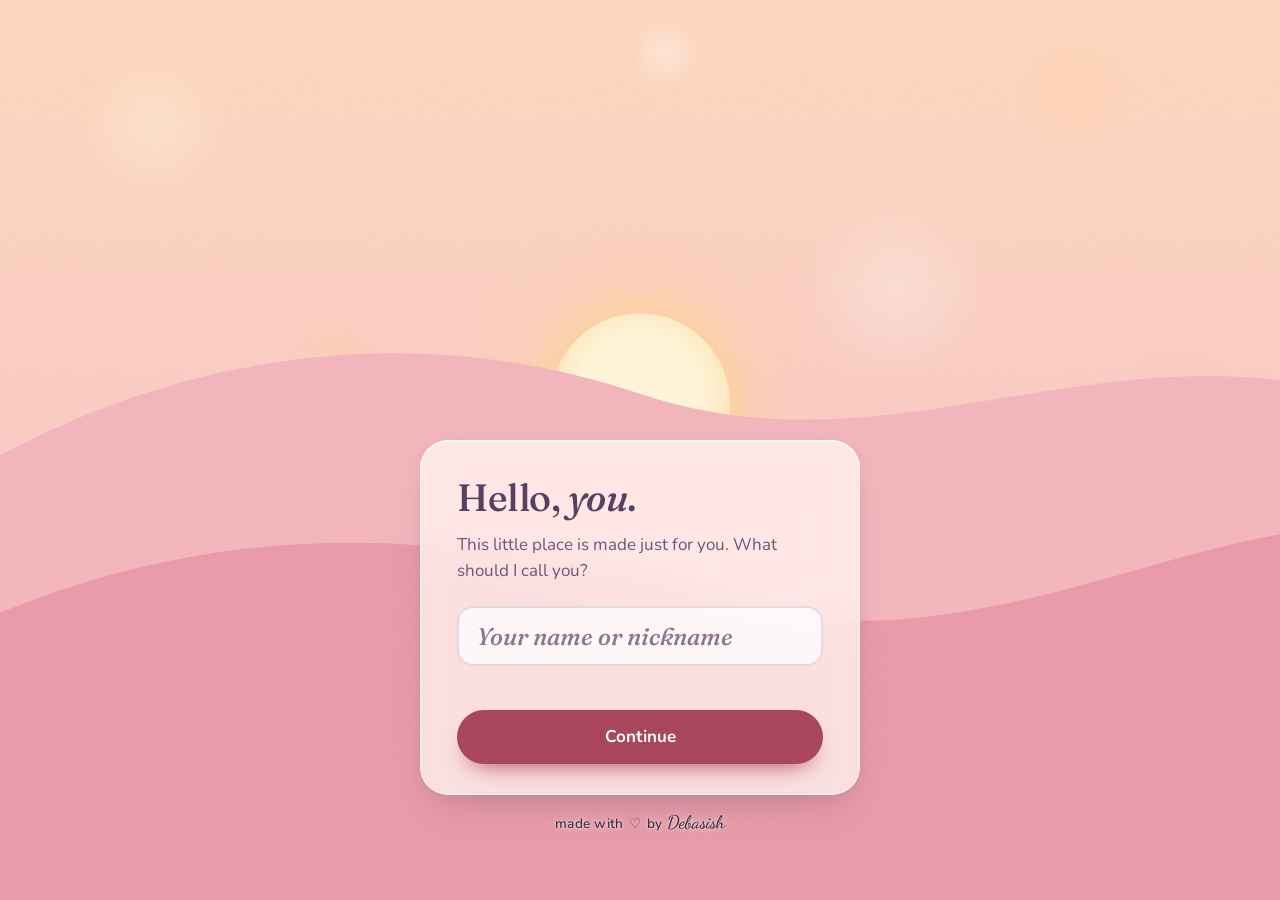
<file: index.html>
<!doctype html>
<!--
  Little Sunshine: welcome + name page (Step 1)
  A soft morning sky, a sun that rises as you move through three screens,
  and a glass card that greets you by name.
-->
<html lang="en" data-sky="peach">
<head>
  <meta charset="utf-8">
  <!-- viewport-fit=cover lets the sky run under the iPhone notch; safe-area padding keeps content clear of it -->
  <meta name="viewport" content="width=device-width, initial-scale=1, viewport-fit=cover, interactive-widget=resizes-content">
  <!-- Light only: a phone in dark mode must not recolor the sky -->
  <meta name="color-scheme" content="light">
  <!-- Phone status bar color. app.js keeps this in sync with the chosen sky. -->
  <meta name="theme-color" content="#FFD8BE">
  <meta name="description" content="A little place made just for you.">
  <meta name="author" content="Debasish">
  <title>Little Sunshine</title>

  <!-- Link previews (messages, social apps).
       SITE LINK: https://my-day-vibes.vercel.app/  <- if the site moves, change the two
       lines marked below, and SITE_URL at the top of shared.js. (Previews need a full
       address here: the apps that read these tags don't run JavaScript.) -->
  <meta property="og:type" content="website">
  <meta property="og:site_name" content="Little Sunshine">
  <meta property="og:title" content="Little Sunshine">
  <meta property="og:description" content="A little place to feel lighter every day.">
  <meta property="og:url" content="https://my-day-vibes.vercel.app/">                  <!-- site link -->
  <meta property="og:image" content="https://my-day-vibes.vercel.app/images/preview.png"> <!-- site link -->
  <meta property="og:image:width" content="1200">
  <meta property="og:image:height" content="630">
  <meta property="og:image:alt" content="A soft peach sky with a sun rising over pink hills, and the words Little Sunshine.">
  <meta name="twitter:card" content="summary_large_image">
  <meta name="twitter:title" content="Little Sunshine">
  <meta name="twitter:description" content="A little place to feel lighter every day.">
  <meta name="twitter:image" content="https://my-day-vibes.vercel.app/images/preview.png">

  <!-- Icons and the app manifest (installable, works offline) -->
  <link rel="icon" href="icons/icon.svg" type="image/svg+xml">
  <link rel="apple-touch-icon" href="icons/apple-touch-icon.png">
  <link rel="manifest" href="manifest.json">
  <meta name="mobile-web-app-capable" content="yes">
  <meta name="apple-mobile-web-app-capable" content="yes">
  <meta name="apple-mobile-web-app-title" content="Sunshine">

  <!-- Fonts are saved with the app (see @font-face in styles.css), so they work offline.
       Preloading the two used first avoids a visible font swap. -->
  <link rel="preload" href="fonts/nunito-latin.woff2" as="font" type="font/woff2" crossorigin>
  <link rel="preload" href="fonts/fraunces-italic-latin.woff2" as="font" type="font/woff2" crossorigin>

  <link rel="stylesheet" href="styles.css">

  <!-- Loaded in <head> on purpose (no defer): it applies the saved sky before the
       first paint so returning visitors never see a flash of the default colors. -->
  <script src="shared.js"></script>
  <script src="app.js"></script>

  <!-- If JavaScript is off, at least show the first screen -->
  <noscript><style>.screen--name { opacity: 1; transform: none; }</style></noscript>
</head>
<body>

  <!-- ============ The scene: sky, sun, and two rolling hills (decorative) ============ -->
  <div class="scene" aria-hidden="true">
    <div class="sky"></div>

    <!-- The sun sits between the sky and the hills, so it rises from behind them -->
    <div class="sun">
      <div class="sun__glow"></div>
      <div class="sun__core"></div>
    </div>

    <svg class="hill hill--back" viewBox="0 0 400 200" preserveAspectRatio="none" focusable="false">
      <path d="M0 70 C60 40 130 30 200 52 C270 74 330 40 400 48 L400 200 L0 200 Z"/>
    </svg>
    <svg class="hill hill--front" viewBox="0 0 400 200" preserveAspectRatio="none" focusable="false">
      <path d="M0 90 C80 50 150 60 220 85 C290 110 350 70 400 60 L400 200 L0 200 Z"/>
    </svg>
  </div>

  <!-- ============ The glass card holding the three screens ============ -->
  <main class="stage">
    <div class="card" id="card">

      <!-- Screen 1: Name -->
      <section class="screen screen--name" id="screen-name" aria-labelledby="name-title">
        <h1 class="title" id="name-title" tabindex="-1" data-focus>
          Hello, <span class="name-accent" id="name-echo">you</span>.
        </h1>
        <p class="lead">This little place is made just for you. What should I call you?</p>

        <form id="name-form" novalidate>
          <label class="visually-hidden" for="name-input">Your name or nickname</label>
          <input
            class="field-input"
            id="name-input"
            name="name"
            type="text"
            maxlength="24"
            placeholder="Your name or nickname"
            autocomplete="nickname"
            autocapitalize="words"
            spellcheck="false"
            enterkeyhint="next"
            aria-describedby="name-hint">
          <!-- Error message lives here; aria-live so screen readers hear it -->
          <p class="hint" id="name-hint" aria-live="polite"></p>
          <button class="btn btn--primary" type="submit">Continue</button>
        </form>
      </section>

      <!-- Screen 2: Pick your sky -->
      <section class="screen" id="screen-sky" aria-labelledby="sky-title" hidden>
        <h1 class="title" id="sky-title" tabindex="-1" data-focus>
          Pick your sky, <span class="name-accent" data-name>friend</span>.
        </h1>
        <p class="lead">This will be the color of your days here. You can change it anytime.</p>

        <!-- A real radio group: one tab stop, arrow keys move the selection -->
        <div class="sky-grid" id="sky-grid" role="radiogroup" aria-labelledby="sky-title">
          <button class="tile" type="button" role="radio" aria-checked="true" tabindex="0" data-sky="peach">
            <span class="tile__swatch" aria-hidden="true">
              <span class="tile__sun"></span>
              <span class="tile__check"><svg viewBox="0 0 16 16"><path d="M3.5 8.5l3 3 6-7"/></svg></span>
            </span>
            <span class="tile__label">Peach sunrise</span>
          </button>
          <button class="tile" type="button" role="radio" aria-checked="false" tabindex="-1" data-sky="lavender">
            <span class="tile__swatch" aria-hidden="true">
              <span class="tile__sun"></span>
              <span class="tile__check"><svg viewBox="0 0 16 16"><path d="M3.5 8.5l3 3 6-7"/></svg></span>
            </span>
            <span class="tile__label">Lavender dusk</span>
          </button>
          <button class="tile" type="button" role="radio" aria-checked="false" tabindex="-1" data-sky="sea">
            <span class="tile__swatch" aria-hidden="true">
              <span class="tile__sun"></span>
              <span class="tile__check"><svg viewBox="0 0 16 16"><path d="M3.5 8.5l3 3 6-7"/></svg></span>
            </span>
            <span class="tile__label">Sea breeze</span>
          </button>
          <button class="tile" type="button" role="radio" aria-checked="false" tabindex="-1" data-sky="mint">
            <span class="tile__swatch" aria-hidden="true">
              <span class="tile__sun"></span>
              <span class="tile__check"><svg viewBox="0 0 16 16"><path d="M3.5 8.5l3 3 6-7"/></svg></span>
            </span>
            <span class="tile__label">Mint garden</span>
          </button>
        </div>

        <div class="actions actions--row">
          <button class="btn btn--link" type="button" id="sky-back">Back</button>
          <button class="btn btn--primary" type="button" id="sky-choose">Choose this sky</button>
        </div>
      </section>

      <!-- Screen 3: Personal greeting -->
      <section class="screen" id="screen-greet" aria-labelledby="greet-name" hidden>
        <p class="greet-time" id="greet-time">Good morning,</p>
        <h1 class="greet-name" id="greet-name" tabindex="-1" data-focus>friend</h1>
        <p class="welcome" id="greet-welcome" hidden></p>
        <p class="message" id="greet-message"></p>
        <p class="day-line" id="greet-day"></p>

        <div class="actions actions--stack">
          <button class="btn btn--primary" type="button" id="open-day">Open my day</button>
          <button class="btn btn--link" type="button" id="change-setup">Change name or sky</button>
        </div>
      </section>

    </div>

    <!-- The creator's signature, small, on the hills; it fades in last -->
    <p class="signature signature--welcome">made with <span class="signature__heart" aria-hidden="true">♡</span><span class="visually-hidden">love</span> by <span class="signature__name">Debasish</span></p>
  </main>

</body>
</html>
</file>
<file: styles.css>
/* =====================================================================
   Little Sunshine: styles
   Mobile first (designed at 375px), then scaled up at 720px+.
   ===================================================================== */


/* ---------------------------------------------------------------------
   0. Fonts, saved with the app (fonts/), so they work offline.
   Fraunces for headings, Nunito for everything else. Each comes in a
   basic Latin file and an extended Latin file (accented names);
   the browser only downloads the one it needs. Nunito is one variable
   file for every weight used (400 to 700).
   --------------------------------------------------------------------- */
@font-face {
  font-family: "Fraunces";
  font-style: normal;
  font-weight: 500;
  font-display: swap;
  src: url("fonts/fraunces-latin.woff2") format("woff2");
  unicode-range: U+0000-00FF, U+0131, U+0152-0153, U+02BB-02BC, U+02C6, U+02DA, U+02DC, U+0304, U+0308, U+0329, U+2000-206F, U+20AC, U+2122, U+2191, U+2193, U+2212, U+2215, U+FEFF, U+FFFD;
}
@font-face {
  font-family: "Fraunces";
  font-style: normal;
  font-weight: 500;
  font-display: swap;
  src: url("fonts/fraunces-latin-ext.woff2") format("woff2");
  unicode-range: U+0100-02BA, U+02BD-02C5, U+02C7-02CC, U+02CE-02D7, U+02DD-02FF, U+0304, U+0308, U+0329, U+1D00-1DBF, U+1E00-1E9F, U+1EF2-1EFF, U+2020, U+20A0-20AB, U+20AD-20C0, U+2113, U+2C60-2C7F, U+A720-A7FF;
}
@font-face {
  font-family: "Fraunces";
  font-style: italic;
  font-weight: 500;
  font-display: swap;
  src: url("fonts/fraunces-italic-latin.woff2") format("woff2");
  unicode-range: U+0000-00FF, U+0131, U+0152-0153, U+02BB-02BC, U+02C6, U+02DA, U+02DC, U+0304, U+0308, U+0329, U+2000-206F, U+20AC, U+2122, U+2191, U+2193, U+2212, U+2215, U+FEFF, U+FFFD;
}
@font-face {
  font-family: "Fraunces";
  font-style: italic;
  font-weight: 500;
  font-display: swap;
  src: url("fonts/fraunces-italic-latin-ext.woff2") format("woff2");
  unicode-range: U+0100-02BA, U+02BD-02C5, U+02C7-02CC, U+02CE-02D7, U+02DD-02FF, U+0304, U+0308, U+0329, U+1D00-1DBF, U+1E00-1E9F, U+1EF2-1EFF, U+2020, U+20A0-20AB, U+20AD-20C0, U+2113, U+2C60-2C7F, U+A720-A7FF;
}
@font-face {
  font-family: "Nunito";
  font-style: normal;
  font-weight: 400 700;
  font-display: swap;
  src: url("fonts/nunito-latin.woff2") format("woff2");
  unicode-range: U+0000-00FF, U+0131, U+0152-0153, U+02BB-02BC, U+02C6, U+02DA, U+02DC, U+0304, U+0308, U+0329, U+2000-206F, U+20AC, U+2122, U+2191, U+2193, U+2212, U+2215, U+FEFF, U+FFFD;
}
@font-face {
  font-family: "Nunito";
  font-style: normal;
  font-weight: 400 700;
  font-display: swap;
  src: url("fonts/nunito-latin-ext.woff2") format("woff2");
  unicode-range: U+0100-02BA, U+02BD-02C5, U+02C7-02CC, U+02CE-02D7, U+02DD-02FF, U+0304, U+0308, U+0329, U+1D00-1DBF, U+1E00-1E9F, U+1EF2-1EFF, U+2020, U+20A0-20AB, U+20AD-20C0, U+2113, U+2C60-2C7F, U+A720-A7FF;
}

/* The creator's signature only (script font, basic Latin) */
@font-face {
  font-family: "Dancing Script";
  font-style: normal;
  font-weight: 600;
  font-display: swap;
  src: url("fonts/dancing-script-latin.woff2") format("woff2");
  unicode-range: U+0000-00FF, U+0131, U+0152-0153, U+02BB-02BC, U+02C6, U+02DA, U+02DC, U+0304, U+0308, U+0329, U+2000-206F, U+20AC, U+2122, U+2191, U+2193, U+2212, U+2215, U+FEFF, U+FFFD;
}

/* ---------------------------------------------------------------------
   1. Registered custom properties
   @property tells the browser these are colors / numbers, so they can
   be animated. That is what makes the sky gradient cross-fade smoothly
   between themes (plain CSS variables would just snap).
   --------------------------------------------------------------------- */
@property --sky-top    { syntax: '<color>';  inherits: true; initial-value: #FFD8BE; }
@property --sky-bottom { syntax: '<color>';  inherits: true; initial-value: #F7C6C7; }
@property --hill-back  { syntax: '<color>';  inherits: true; initial-value: #F3B5BC; }
@property --hill-front { syntax: '<color>';  inherits: true; initial-value: #E99AA8; }
@property --sun-core   { syntax: '<color>';  inherits: true; initial-value: #FFF6D8; }
@property --sun-edge   { syntax: '<color>';  inherits: true; initial-value: #FFD29A; }
@property --button     { syntax: '<color>';  inherits: true; initial-value: #A9455D; }
/* 0 = sun hidden behind the hills, 1 = sun high in the sky */
@property --sun-rise   { syntax: '<number>'; inherits: true; initial-value: 0; }


/* ---------------------------------------------------------------------
   2. Design tokens
   --------------------------------------------------------------------- */
:root {
  /* Text + glass card.
     Contrast (WCAG AA, 4.5:1) is checked on all four skies:
     --text-soft on any card, --text-on-sky on bare sky and both hills
     (text there can scroll over the darker front hill). */
  --text: #5B3F63;
  --text-soft: #6E5576;
  --text-on-sky: #452F4B;
  --card: rgb(var(--cream-rgb) / 0.72);
  --on-button: #FFFBF6;

  /* The same colors as channels, for see-through shades:
     rgb(var(--plum-rgb) / 0.2) is --text at 20% */
  --plum-rgb: 91 63 99;
  --soft-rgb: 110 85 118;
  --white-rgb: 255 255 255;
  --cream-rgb: 255 251 246;
  --seal-dark-rgb: 58 31 51;

  /* Paper (notes, letters) */
  --paper: #FFF8EA;
  --paper-line: rgb(var(--soft-rgb) / 0.14);

  /* Shadows */
  --shadow-card:
    inset 0 1px 0 rgb(var(--white-rgb) / 0.9),
    0 1px 2px rgb(var(--plum-rgb) / 0.06),
    0 8px 24px -8px rgb(var(--plum-rgb) / 0.18),
    0 24px 48px -24px rgb(var(--plum-rgb) / 0.22);
  --shadow-tile:
    inset 0 1px 0 rgb(var(--white-rgb) / 0.9),
    0 1px 2px rgb(var(--plum-rgb) / 0.06),
    0 8px 20px -10px rgb(var(--plum-rgb) / 0.25);
  --shadow-paper:
    0 1px 2px rgb(var(--plum-rgb) / 0.08),
    0 12px 26px -12px rgb(var(--plum-rgb) / 0.35);
  --shadow-soft: 0 6px 14px -8px rgb(var(--plum-rgb) / 0.45);
  --glass-border: 1px solid rgb(var(--white-rgb) / 0.65);
  --glass-blur: blur(18px) saturate(1.15);

  /* Mood colors: the same in every sky, and none reads as "bad" */
  --mood-very-low: #C3CBEF;   /* soft blue-lavender */
  --mood-low:      #D4C4F1;   /* lavender */
  --mood-okay:     #F6E0A0;   /* butter */
  --mood-good:     #F9C39C;   /* peach */
  --mood-great:    #F4A6BE;   /* pink */

  /* Little illustrations (the same in every sky) */
  --petal-pink: #F7B9C8;
  --cheek: rgb(244 143 168 / 0.42);
  --leaf: #9CC8A5;
  --stem: #7FAE8A;
  --seed: #B98A62;
  --cork-dark: #C98F5E;
  --cork-light: #E2B386;
  --cork-top: #EDC9A1;
  --cork-dot: rgb(120 72 40 / 0.45);
  --envelope-back: #EBD6B4;
  --envelope-front-1: #F8EBD5;
  --envelope-front-2: #F1DEC0;
  --envelope-flap-1: #EAD0A7;
  --envelope-flap-2: #E2C497;
  --hand: #FBE3D3;
  --pastel-pink: #FDE2E7;
  --pastel-butter: #FFF1C9;
  --pastel-mint: #DDF0E2;
  --pastel-lavender: #E7E0F8;
  --pastel-peach: #FFE3D1;
  --icon-pink: #EE9BB4;
  --icon-blue: #8EC0DE;
  --icon-gold: #EDBB5F;
  --icon-lilac: #B7A3E3;
  --icon-peach: #F2A987;
  --dim: rgb(38 24 48 / 0.25);   /* the sky while breathing */

  /* Type */
  --font-serif: "Fraunces", Georgia, "Times New Roman", serif;
  --font-script: "Dancing Script", "Segoe Script", "Brush Script MT", cursive; /* the signature only */
  --font-sans: "Nunito", system-ui, -apple-system, "Segoe UI", Roboto, "Helvetica Neue", Arial, sans-serif;

  /* Shape */
  --radius-card: 28px;
  --radius-soft: 22px;         /* smaller cards: tiles, list items, favorites */
  --radius-tile: 20px;
  --radius-input: 16px;
  --radius-paper: 6px;
  --radius-pill: 999px;

  /* Motion */
  --theme-fade: 1.2s;
  --sun-speed: 1.8s;
  --ease-soft: cubic-bezier(0.22, 0.8, 0.26, 1);

  color-scheme: light;

  /* Without @property support these still work; they just snap instead of fading */
  --sun-rise: 0;

  /* The theme colors live on <html>, so this is where they transition.
     Everything that uses var(--sky-top) etc. follows along each frame. */
  transition:
    --sky-top    var(--theme-fade) ease,
    --sky-bottom var(--theme-fade) ease,
    --hill-back  var(--theme-fade) ease,
    --hill-front var(--theme-fade) ease,
    --sun-core   var(--theme-fade) ease,
    --sun-edge   var(--theme-fade) ease,
    --button     var(--theme-fade) ease,
    --sun-rise   var(--sun-speed) var(--ease-soft);
}


/* ---------------------------------------------------------------------
   3. The four skies
   The same selectors also color the little preview tiles, because each
   tile carries its own data-sky attribute.
   --------------------------------------------------------------------- */
:root,
[data-sky="peach"] {
  --sky-top: #FFD8BE;  --sky-bottom: #F7C6C7;
  --hill-back: #F3B5BC; --hill-front: #E99AA8;
  --sun-core: #FFF6D8; --sun-edge: #FFD29A;
  --button: #A9455D;
}
[data-sky="lavender"] {
  --sky-top: #D9CCF5;  --sky-bottom: #F4D3E4;
  --hill-back: #C3B2EC; --hill-front: #A994DA;
  --sun-core: #FFF1F6; --sun-edge: #F7C6C7;
  --button: #7155A7;
}
[data-sky="sea"] {
  --sky-top: #CDE7F5;  --sky-bottom: #FFF1C1;
  --hill-back: #A8D3E6; --hill-front: #86BCD6;
  --sun-core: #FFFBEA; --sun-edge: #FFE39A;
  --button: #306E8A;
}
[data-sky="mint"] {
  --sky-top: #CFE3D4;  --sky-bottom: #FFF1C1;
  --hill-back: #AFD3B9; --hill-front: #8DBE9C;
  --sun-core: #FFFBEA; --sun-edge: #FFD8BE;
  --button: #38724C;
}


/* ---------------------------------------------------------------------
   4. Base
   --------------------------------------------------------------------- */
*,
*::before,
*::after { box-sizing: border-box; }

html {
  /* Shows during iOS overscroll bounce, so it matches the bottom of the sky */
  background-color: var(--sky-bottom);
  -webkit-text-size-adjust: 100%;
  text-size-adjust: 100%;
}

body {
  margin: 0;
  min-height: 100vh;
  min-height: 100dvh;   /* follows the iPhone address bar, so nothing is cut off */
  background-color: var(--sky-bottom);
  color: var(--text);
  font-family: var(--font-sans);
  font-size: 17px;
  line-height: 1.5;
  -webkit-font-smoothing: antialiased;
  -webkit-tap-highlight-color: transparent;
}

h1, p { margin: 0; }

button,
input { font: inherit; color: inherit; }

/* Clear, visible focus ring for keyboard users only */
:focus-visible {
  outline: 3px solid var(--text);
  outline-offset: 3px;
  border-radius: 6px;
}
/* Headings get focus programmatically on screen change (for screen readers);
   they should not show a ring. */
[tabindex="-1"]:focus { outline: none; }

.visually-hidden {
  position: absolute !important;
  width: 1px; height: 1px;
  padding: 0; margin: -1px;
  overflow: hidden;
  clip: rect(0 0 0 0);
  white-space: nowrap;
  border: 0;
}


/* ---------------------------------------------------------------------
   5. The scene: sky, sun, hills
   Layer order (back to front): sky, sun, back hill, front hill, card.
   --------------------------------------------------------------------- */
.scene {
  position: fixed;
  inset: 0;
  z-index: 0;
  overflow: hidden;
  pointer-events: none;
}

.sky {
  position: absolute;
  inset: 0;
  background: linear-gradient(180deg, var(--sky-top) 0%, var(--sky-bottom) 72%);
}

/* The sun. Its vertical position is driven by --sun-rise (0 to 1), which
   app.js sets per screen. Because --sun-rise is a registered number, it
   animates smoothly every time it changes. */
.sun {
  --sun-size: clamp(112px, 30vmin, 200px);
  /* Where the sun's center sits at rise 0 (hidden behind the back hill)
     and at rise 1 (high in the sky, above the card) */
  --horizon: 52svh;
  --zenith: 13svh;
  position: absolute;
  top: 0;
  left: 50%;
  width: var(--sun-size);
  height: var(--sun-size);
  z-index: 1;
  transform:
    translate(-50%, -50%)
    translateY(calc(var(--horizon) - var(--sun-rise) * (var(--horizon) - var(--zenith))));
}

.sun__core {
  position: absolute;
  inset: 0;
  border-radius: 50%;
  background: radial-gradient(circle at 50% 45%, var(--sun-core) 0 45%, var(--sun-edge) 100%);
  box-shadow: 0 0 40px 10px var(--sun-edge);
}

/* A big soft halo that grows brighter as the sun climbs */
.sun__glow {
  position: absolute;
  inset: -75%;
  border-radius: 50%;
  background: radial-gradient(circle, var(--sun-edge) 0%, transparent 62%);
  opacity: calc(0.35 + var(--sun-rise) * 0.5);
  animation: sun-breathe 7s ease-in-out infinite alternate;
}

@keyframes sun-breathe {
  from { transform: scale(0.94); }
  to   { transform: scale(1.06); }
}

.hill {
  position: absolute;
  left: 0;
  bottom: 0;
  display: block;
  width: 100%;
}
/* Tall hills: the back ridge sits ~44% down the screen, just above the card,
   and the rest shows softly through the frosted glass. */
.hill--back  { height: 76svh; z-index: 2; }
.hill--front { height: 58svh; z-index: 3; }
.hill--back  path { fill: var(--hill-back); }
.hill--front path { fill: var(--hill-front); }


/* ---- Paper grain: a very faint noise over the sky, sun, and hills,
   so the gradients feel soft and printed. The noise is an SVG
   feTurbulence tile; opacity keeps it at 5%. ---- */
.scene::after {
  content: "";
  position: absolute;
  inset: 0;
  z-index: 5;
  pointer-events: none;
  opacity: 0.05;
  background-image: url("data:image/svg+xml,%3Csvg xmlns='http://www.w3.org/2000/svg' width='180' height='180'%3E%3Cfilter id='n'%3E%3CfeTurbulence type='fractalNoise' baseFrequency='0.85' numOctaves='3' stitchTiles='stitch'/%3E%3CfeColorMatrix type='saturate' values='0'/%3E%3C/filter%3E%3Crect width='100%25' height='100%25' filter='url(%23n)'/%3E%3C/svg%3E");
  background-size: 180px 180px;
}

/* ---- Floating light: soft bokeh circles drifting very slowly in the
   sky, behind the sun and hills. shared.js adds them and sets each
   one's --x, --y, --size, --c, --o, --dur, --delay, --dx and --dy. ---- */
.bokeh-layer {
  position: absolute;
  inset: 0;
  pointer-events: none;
}
.bokeh {
  position: absolute;
  left: var(--x);
  top: var(--y);
  width: var(--size);
  height: var(--size);
  margin: calc(var(--size) / -2) 0 0 calc(var(--size) / -2);
  border-radius: 50%;
  background: radial-gradient(circle, var(--c) 0%, color-mix(in srgb, var(--c) 45%, transparent) 42%, transparent 70%);
  opacity: var(--o);
  filter: blur(4px);
  animation: bokeh-drift var(--dur) ease-in-out var(--delay) infinite alternate;
  will-change: transform;
}
@keyframes bokeh-drift {
  from { transform: translate(0, 0) scale(1); }
  to   { transform: translate(var(--dx), var(--dy)) scale(1.08); }
}
@media (prefers-reduced-motion: reduce) {
  .bokeh-layer { display: none; }
}


/* ---------------------------------------------------------------------
   6. Stage + glass card
   Mobile: the card sits in the lower part of the screen, over the hills,
   leaving the top third for the sun. Safe-area padding clears the notch
   and home indicator.
   --------------------------------------------------------------------- */
.stage {
  position: relative;
  z-index: 4;
  min-height: 100vh;
  min-height: 100dvh;   /* follows the iPhone address bar, so nothing is cut off */
  display: flex;
  flex-direction: column;
  justify-content: flex-end;
  align-items: center;
  padding:
    max(32svh, calc(env(safe-area-inset-top) + 24px))
    max(16px, env(safe-area-inset-right))
    max(16px, env(safe-area-inset-bottom))
    max(16px, env(safe-area-inset-left));
}

.card {
  width: 100%;
  max-width: 440px;
  padding: 28px 22px 22px;
  border-radius: var(--radius-card);
  background: var(--card);
  border: var(--glass-border);
  -webkit-backdrop-filter: var(--glass-blur);
  backdrop-filter: var(--glass-blur);
  /* Layered shadow (contact, soft lift, long fall) plus a thin white
     highlight along the top edge, like light catching the glass */
  box-shadow: var(--shadow-card);
  overflow: hidden;
  /* app.js animates height between screens so the card resizes smoothly */
  transition: height 0.38s var(--ease-soft);
}


/* ---------------------------------------------------------------------
   7. Screens (one visible at a time, cross-fading)
   --------------------------------------------------------------------- */
.screen {
  opacity: 0;
  transform: translateY(8px);
  transition: opacity 0.26s ease, transform 0.26s ease;
}
.screen.is-visible {
  opacity: 1;
  transform: none;
  transition-duration: 0.45s;
}
.screen[hidden] { display: none; }


/* ---------------------------------------------------------------------
   8. Typography
   --------------------------------------------------------------------- */
.title {
  font-family: var(--font-serif);
  font-weight: 500;
  font-size: clamp(30px, 8.4vw, 38px);
  line-height: 1.12;
  letter-spacing: -0.01em;
  margin-bottom: 12px;
  overflow-wrap: anywhere;
}

/* The name inside a heading: italic serif */
.name-accent { font-style: italic; }

.lead {
  color: var(--text-soft);
  font-size: 17px;
  line-height: 1.55;
  margin-bottom: 22px;
}


/* ---------------------------------------------------------------------
   9. Name input + error hint
   24px font so iOS Safari does not zoom in when the field is focused.
   --------------------------------------------------------------------- */
.field-input {
  display: block;
  width: 100%;
  min-height: 60px;
  padding: 12px 18px;
  font-family: var(--font-serif);
  font-style: italic;
  font-weight: 500;
  font-size: 24px;
  line-height: 1.3;
  color: var(--text);
  background: rgb(var(--white-rgb) / 0.75);
  border: 2px solid rgb(var(--plum-rgb) / 0.16);
  border-radius: var(--radius-input);
  transition: border-color 0.2s ease, box-shadow 0.2s ease;
}
.field-input::placeholder {
  color: rgb(var(--soft-rgb) / 0.8);
  opacity: 1;
}
.field-input:focus {
  outline: none;
  border-color: var(--button);
  box-shadow: 0 0 0 4px rgb(var(--plum-rgb) / 0.12);
}
.field-input[aria-invalid="true"] { border-color: var(--button); }

.hint {
  min-height: 24px;            /* reserves space so the button doesn't jump */
  margin: 8px 4px 12px;
  color: var(--button);        /* the accent color */
  font-size: 15px;
  font-weight: 600;
  line-height: 1.5;
}


/* ---------------------------------------------------------------------
   10. Buttons
   Pills, at least 54px tall; they squish a little when pressed.
   --------------------------------------------------------------------- */
.btn {
  appearance: none;
  display: inline-flex;
  align-items: center;
  justify-content: center;
  border: 0;
  cursor: pointer;
  font-family: var(--font-sans);
  font-weight: 700;
  font-size: 17px;
  line-height: 1.2;
  border-radius: var(--radius-pill);
  touch-action: manipulation;
  transition: transform 0.15s ease, box-shadow 0.2s ease, color 0.2s ease;
}
.btn:active { transform: scale(0.97); }

.btn--primary {
  width: 100%;
  min-height: 54px;
  padding: 14px 28px;
  background: var(--button);
  color: var(--on-button);
  box-shadow: 0 12px 24px -12px var(--button);
}

/* Text-link style button, still a 48px tap target */
.btn--link {
  min-height: 48px;
  padding: 10px 14px;
  background: none;
  color: var(--text-soft);
  font-weight: 600;
  font-size: 16px;
  text-decoration: underline;
  text-decoration-color: rgb(var(--soft-rgb) / 0.4);
  text-underline-offset: 4px;
}
.btn--link:hover { color: var(--text); }

.actions--row {
  display: flex;
  align-items: center;
  gap: 8px;
}
.actions--row .btn--primary { flex: 1; }

.actions--stack {
  display: flex;
  flex-direction: column;
  align-items: center;
  gap: 6px;
}


/* ---------------------------------------------------------------------
   11. Sky tiles (2 x 2 radio group)
   Each tile has data-sky, so the theme blocks above give it its own
   colors for the preview and its own accent for the selected border.
   --------------------------------------------------------------------- */
.sky-grid {
  display: grid;
  grid-template-columns: 1fr 1fr;
  gap: 12px;
  margin-bottom: 20px;
}

.tile {
  display: flex;
  flex-direction: column;
  gap: 10px;
  min-height: 48px;
  padding: 8px 8px 12px;
  text-align: left;
  cursor: pointer;
  color: var(--text);
  font-family: var(--font-sans);
  font-weight: 600;
  font-size: 15px;
  line-height: 1.2;
  background: rgb(var(--white-rgb) / 0.5);
  border: 2px solid transparent;
  border-radius: var(--radius-tile);
  touch-action: manipulation;
  transition: border-color 0.25s ease, background-color 0.25s ease, transform 0.15s ease;
}
.tile:active { transform: scale(0.97); }
.tile[aria-checked="true"] {
  border-color: var(--button);
  background: rgb(var(--white-rgb) / 0.85);
}
.tile:focus-visible { border-radius: var(--radius-tile); }

.tile__label { padding: 0 4px; }

/* Mini sky preview: gradient, a tiny glowing sun, two hills */
.tile__swatch {
  position: relative;
  isolation: isolate;
  display: block;
  height: 66px;
  border-radius: 14px;
  overflow: hidden;
  background: linear-gradient(180deg, var(--sky-top), var(--sky-bottom));
}
.tile__swatch::before,
.tile__swatch::after {
  content: "";
  position: absolute;
  width: 95%;
  height: 56px;
  border-radius: 50%;
}
.tile__swatch::before {           /* back hill */
  left: -22%;
  bottom: -28px;
  background: var(--hill-back);
  z-index: 1;
}
.tile__swatch::after {            /* front hill */
  right: -24%;
  bottom: -34px;
  background: var(--hill-front);
  z-index: 2;
}
.tile__sun {
  position: absolute;
  top: 14px;
  left: 50%;
  width: 22px;
  height: 22px;
  margin-left: -11px;
  border-radius: 50%;
  background: radial-gradient(circle, var(--sun-core) 40%, var(--sun-edge) 100%);
  box-shadow: 0 0 12px 5px var(--sun-edge);
  z-index: 0;
}
.tile__check {
  position: absolute;
  top: 8px;
  right: 8px;
  z-index: 3;
  display: grid;
  place-items: center;
  width: 22px;
  height: 22px;
  border-radius: 50%;
  background: var(--button);
  color: var(--on-button);
  opacity: 0;
  transform: scale(0.6);
  transition: opacity 0.2s ease, transform 0.25s var(--ease-soft);
}
.tile__check svg {
  width: 14px;
  height: 14px;
  fill: none;
  stroke: currentColor;
  stroke-width: 2.4;
  stroke-linecap: round;
  stroke-linejoin: round;
}
.tile[aria-checked="true"] .tile__check {
  opacity: 1;
  transform: none;
}


/* ---------------------------------------------------------------------
   12. Greeting screen
   --------------------------------------------------------------------- */
.greet-time {
  color: var(--text-soft);
  font-weight: 600;
  font-size: 18px;
}

.greet-name {
  font-family: var(--font-serif);
  font-style: italic;
  font-weight: 500;
  font-size: clamp(46px, 14vw, 64px);
  line-height: 1.05;
  letter-spacing: -0.015em;
  margin: 2px 0 16px;
  overflow-wrap: anywhere;
}

.welcome {
  color: var(--text-soft);
  font-weight: 600;
  margin-bottom: 8px;
}

.message {
  font-size: 18px;
  line-height: 1.55;
}

.day-line {
  display: flex;
  align-items: center;
  gap: 10px;
  margin: 18px 0 22px;
  color: var(--text-soft);
  font-size: 15px;
}
/* a tiny sun dot before the day counter */
.day-line::before {
  content: "";
  flex: none;
  width: 10px;
  height: 10px;
  border-radius: 50%;
  background: var(--sun-edge);
  box-shadow: 0 0 8px 2px var(--sun-edge);
}


/* ---------------------------------------------------------------------
   13. Falling petals (created by app.js, removed when done)
   Outer span falls; inner <i> sways and spins. They drift in front of the
   sky and hills but behind the glass card, so the text stays easy to read.
   --------------------------------------------------------------------- */
.petals {
  position: fixed;
  inset: 0;
  z-index: 2;
  overflow: hidden;
  pointer-events: none;
}
.petal {
  position: absolute;
  top: -30px;
  left: var(--x);
  opacity: 0;
  animation: petal-fall var(--dur) linear var(--delay) forwards;
}
.petal i {
  display: block;
  width: var(--size);
  height: calc(var(--size) * 1.3);
  background: var(--c);
  border-radius: 80% 0 80% 0;
  box-shadow: inset -2px -2px 4px rgb(var(--white-rgb) / 0.45);
  animation: petal-sway var(--sway) ease-in-out infinite alternate;
}

@keyframes petal-fall {
  0%   { transform: translateY(0);     opacity: 0; }
  8%   { opacity: 0.95; }
  85%  { opacity: 0.9; }
  100% { transform: translateY(110vh); opacity: 0; }
}
@keyframes petal-sway {
  from { transform: translateX(-18px) rotate(-25deg); }
  to   { transform: translateX(18px)  rotate(40deg); }
}


/* ---------------------------------------------------------------------
   14. Toast
   --------------------------------------------------------------------- */
.toast {
  position: fixed;
  left: 50%;
  bottom: max(20px, calc(env(safe-area-inset-bottom) + 12px));
  z-index: 10;
  width: max-content;
  max-width: calc(100% - 32px);
  padding: 14px 22px;
  border-radius: var(--radius-pill);
  background: rgb(var(--plum-rgb) / 0.94);
  color: var(--on-button);
  font-weight: 600;
  font-size: 15px;
  text-align: center;
  box-shadow: 0 14px 30px -12px rgb(var(--plum-rgb) / 0.5);
  opacity: 0;
  transform: translate(-50%, 16px);
  pointer-events: none;
  transition: opacity 0.3s ease, transform 0.35s var(--ease-soft);
}
.toast.is-shown {
  opacity: 1;
  transform: translate(-50%, 0);
}
/* A toast you can tap (the "fresh version" offer): stays until tapped */
.toast.has-action {
  padding: 0;
  pointer-events: auto;
}
.toast__action {
  appearance: none;
  min-height: 48px;
  padding: 14px 22px;
  border: 0;
  border-radius: inherit;
  background: none;
  color: inherit;
  font: inherit;
  cursor: pointer;
}
.toast__action:focus-visible { outline-offset: 2px; }


/* ---------------------------------------------------------------------
   15. Desktop (720px and up)
   Card centered, sun a little smaller and higher so it sits above it.
   --------------------------------------------------------------------- */
@media (min-width: 720px) {
  .stage {
    padding-top: 34svh;
    padding-bottom: max(7svh, env(safe-area-inset-bottom));
  }
  .card { padding: 36px 36px 30px; }
  .sun { --sun-size: clamp(130px, 20vmin, 190px); --horizon: 50svh; }
  .title { font-size: 38px; }
  .greet-name { font-size: 64px; }
}


/* ---------------------------------------------------------------------
   16. Short phones (e.g. iPhone SE, 667px tall)
   Tighten the card a little so the sun keeps some sky above it.
   --------------------------------------------------------------------- */
@media (max-width: 719px) and (max-height: 700px) {
  .stage { padding-top: max(20svh, calc(env(safe-area-inset-top) + 24px)); }
  .card { padding: 22px 18px 18px; }
  .title { font-size: 28px; margin-bottom: 8px; }
  .lead { font-size: 16px; margin-bottom: 16px; }
  .tile__swatch { height: 52px; }
  .sky-grid { gap: 10px; margin-bottom: 14px; }
  .greet-name { font-size: 44px; }
  .day-line { margin: 14px 0 16px; }
}


/* ---------------------------------------------------------------------
   17. Reduced motion
   No petals, no breathing glow, and everything else nearly instant.
   --------------------------------------------------------------------- */
@media (prefers-reduced-motion: reduce) {
  :root {
    --theme-fade: 0.15s;
    --sun-speed: 0.15s;
  }
  .sun__glow { animation: none; }
  .petals { display: none; }
  .screen,
  .screen.is-visible { transform: none; transition-duration: 0.12s; }
  .card { transition: none; }
  .btn:active,
  .tile:active { transform: none; }
}


/* =====================================================================
   18. Today page (home.html)
   Reuses the scene, .card, .greet-time, .greet-name, .btn--link and
   .toast from above. Only layout for the page, the header date, the
   card titles, and the bottom navigation is new here.
   ===================================================================== */
/* Text on the tab pages stays at 16px or more (nav labels included),
   so the nav is 76px tall to fit them */
.page-home {
  --tabbar-height: 76px;
}

/* One centered scrolling column over the fixed sky + hills */
.home {
  position: relative;
  z-index: 4;
  width: 100%;
  max-width: 440px;
  margin: 0 auto;
  padding:
    max(9svh, calc(env(safe-area-inset-top) + 28px))
    max(16px, env(safe-area-inset-right))
    /* room so the last item isn't hidden behind the fixed nav */
    calc(var(--tabbar-height) + env(safe-area-inset-bottom) + 24px)
    max(16px, env(safe-area-inset-left));
}

/* ---- Header (directly on the sky, centered over the sun) ----
   Every tab page uses the same three lines: a small soft-plum line,
   a large Fraunces title, and a one-line description. */
.home-header {
  text-align: center;
  margin-bottom: 28px;
}
.page-eyebrow {
  color: var(--text-on-sky);
  font-size: 17px;
  font-weight: 700;
  letter-spacing: 0.02em;
}
.page-title {
  margin: 4px 0 8px;
  color: var(--text-on-sky);
  font-family: var(--font-serif);
  font-style: italic;
  font-weight: 500;
  font-size: clamp(42px, 12vw, 58px);
  line-height: 1.06;
  letter-spacing: -0.015em;
  overflow-wrap: anywhere;
  text-wrap: balance;
}
.page-lead {
  color: var(--text-on-sky);
  font-size: 16px;
  font-weight: 600;
}

/* ---- Cards ---- */
.home-cards {
  display: flex;
  flex-direction: column;
  gap: 16px;
}
.home-card {
  min-height: 132px;
}
.home-card__title {
  margin: 0;
  font-family: var(--font-serif);
  font-weight: 500;
  font-size: 22px;
  line-height: 1.25;
}

/* ---- Footer: link, then the creator's signature ---- */
.home-footer {
  display: flex;
  flex-direction: column;
  align-items: center;
  gap: 10px;
  margin-top: 20px;
}
.home-footer .btn--link {
  text-decoration-thickness: 1px;
}

/* ---- Bottom navigation ---- */
.tabbar {
  position: fixed;
  left: 0;
  right: 0;
  bottom: 0;
  z-index: 8;
  padding: 6px max(8px, env(safe-area-inset-right)) max(6px, env(safe-area-inset-bottom)) max(8px, env(safe-area-inset-left));
  background: var(--card);
  border-top: 1px solid rgb(var(--white-rgb) / 0.65);
  border-radius: 24px 24px 0 0;
  -webkit-backdrop-filter: var(--glass-blur);
  backdrop-filter: var(--glass-blur);
  box-shadow: 0 -10px 30px -18px rgb(var(--plum-rgb) / 0.35);
}
.tabbar__inner {
  display: grid;
  grid-template-columns: repeat(4, 1fr);
  max-width: 520px;
  margin: 0 auto;
}

.tab {
  position: relative;
  appearance: none;
  display: flex;
  flex-direction: column;
  align-items: center;
  justify-content: center;
  gap: 2px;
  min-height: 62px;
  padding: 6px 4px;
  border: 0;
  border-radius: 16px;
  background: none;
  color: var(--text-soft);
  font-family: var(--font-sans);
  font-size: 16px;
  font-weight: 700;
  line-height: 1.2;
  text-decoration: none;
  cursor: pointer;
  touch-action: manipulation;
  transition: color 0.2s ease, transform 0.15s ease;
}
.tab:hover { color: var(--text); }
.tab:focus-visible { border-radius: 16px; }

/* Icon sits in a small pill; the active tab's pill is tinted */
.tab__icon {
  width: 44px;
  height: 28px;
  padding: 3px 11px;
  border-radius: var(--radius-pill);
  fill: none;
  stroke: currentColor;
  stroke-width: 1.8;
  stroke-linecap: round;
  stroke-linejoin: round;
  transition: background-color 0.2s ease, transform 0.18s var(--ease-soft);
}
.tab.is-active {
  color: var(--button);
}
.tab.is-active .tab__icon {
  background: rgb(var(--white-rgb) / 0.75);
  stroke-width: 2;
}

/* Active tab: a small glowing dot above the icon... */
.tab.is-active::before {
  content: "";
  position: absolute;
  top: 1px;
  left: 50%;
  width: 5px;
  height: 5px;
  margin-left: -2.5px;
  border-radius: 50%;
  background: var(--button);
  box-shadow: 0 0 6px 1px var(--button);
  animation: tab-dot 0.4s var(--ease-soft) backwards;
}
@keyframes tab-dot {
  from { opacity: 0; transform: scale(0); }
}

/* ...and the icon gently fills in with the accent color (shapes marked
   .tab__fill in shared.js; the Breathe icon is open lines, so its
   strokes just get a touch bolder) */
.tab__fill { fill: currentColor; fill-opacity: 0; }
.tab.is-active .tab__fill {
  fill-opacity: 0.28;
  animation: tab-fill 0.6s ease 0.1s backwards;
}
@keyframes tab-fill {
  from { fill-opacity: 0; }
}

/* Pressing a tab squishes it */
.tab:active { transform: scale(0.95); }
.tab:active .tab__icon { transform: scale(1.08, 0.86); }

/* Toast floats above the nav on this page */
.page-home .toast {
  bottom: calc(var(--tabbar-height) + env(safe-area-inset-bottom) + 14px);
  font-size: 16px;
}

@media (min-width: 720px) {
  .home { padding-top: 12svh; }
  .home-card { padding: 28px 32px; }
}

@media (prefers-reduced-motion: reduce) {
  .tab:active,
  .tab:active .tab__icon { transform: none; }
  .tab.is-active::before,
  .tab.is-active .tab__fill { animation: none; }
}


/* =====================================================================
   19. Quote of the day card (home.html)
   .icon-btn and .card-fallback are general so later cards can reuse them.
   ===================================================================== */
.quote {
  margin: 18px 0 0;
  text-align: center;
  transition: opacity 0.26s ease;
}
.quote.is-fading { opacity: 0; }

.quote__text {
  margin: 0;
  font-family: var(--font-serif);
  font-style: italic;
  font-weight: 500;
  font-size: 1.4rem;
  line-height: 1.45;
  color: var(--text);
  overflow-wrap: anywhere;
}

.quote__author {
  margin-top: 12px;
  color: var(--text-soft);
  font-size: 16px;
  font-weight: 600;
}
.quote__author::before { content: "— "; }

/* Kind message shown when a card's content can't load */
.card-fallback {
  margin-top: 16px;
  color: var(--text-soft);
  font-size: 16px;
  line-height: 1.55;
  text-align: center;
}

/* Row of round icon buttons */
.quote-actions {
  display: flex;
  justify-content: center;
  gap: 14px;
  margin-top: 20px;
}
.quote-actions[hidden],
.btn[hidden] { display: none; }   /* .btn sets display, which would override [hidden] */

.icon-btn {
  appearance: none;
  display: inline-grid;
  place-items: center;
  width: 48px;
  height: 48px;
  padding: 0;
  border: 0;
  border-radius: 50%;
  background: rgb(var(--white-rgb) / 0.6);
  color: var(--text-soft);
  cursor: pointer;
  touch-action: manipulation;
  box-shadow: 0 4px 12px -6px rgb(var(--plum-rgb) / 0.35);
  transition: transform 0.15s ease, color 0.2s ease, background-color 0.2s ease;
}
.icon-btn:hover { color: var(--text); background: rgb(var(--white-rgb) / 0.85); }
.icon-btn:active { transform: scale(0.94); }
.icon-btn:focus-visible { border-radius: 50%; }
.icon-btn[hidden] { display: none; }

.icon-btn svg {
  width: 22px;
  height: 22px;
  fill: none;
  stroke: currentColor;
  stroke-width: 1.8;
  stroke-linecap: round;
  stroke-linejoin: round;
  transition: fill 0.2s ease;
}

/* Heart fills in with the sky's accent color when saved */
.icon-btn--heart[aria-pressed="true"] { color: var(--button); }
.icon-btn--heart[aria-pressed="true"] svg {
  fill: currentColor;
  animation: heart-pop 0.35s var(--ease-soft);
}
@keyframes heart-pop {
  0%   { transform: scale(0.7); }
  60%  { transform: scale(1.15); }
  100% { transform: scale(1); }
}

.quote-more {
  display: flex;
  justify-content: center;
  margin-top: 6px;
}

@media (prefers-reduced-motion: reduce) {
  .quote { transition: none; }
  .icon-btn:active { transform: none; }
  .icon-btn--heart[aria-pressed="true"] svg { animation: none; }
}


/* =====================================================================
   20. Today's little poem card (home.html)
   Reuses .quote-actions, .icon-btn--heart and .card-fallback from above.
   ===================================================================== */
.poem-card {
  position: relative;          /* anchors the corner flower */
}
.poem-card .home-card__title {
  padding-right: 52px;         /* keeps the title clear of the flower */
}

.poem {
  margin: 18px 0 0;
  font-family: var(--font-serif);
  font-style: italic;
  font-weight: 500;
  font-size: 19px;
  line-height: 1.8;
  text-align: center;
  color: var(--text);
}
.poem[hidden] { display: none; }
.poem__line { display: block; }

/* Hand-drawn-style flower: wobbly strokes in the sky's accent color */
.poem-flower {
  position: absolute;
  top: 12px;
  right: 12px;
  width: 58px;
  height: 58px;
  transform: rotate(-8deg);
  pointer-events: none;
}
.poem-flower path,
.poem-flower circle {
  stroke: var(--button);
  stroke-width: 1.6;
  stroke-linecap: round;
  stroke-linejoin: round;
}
.poem-flower__petal {
  fill: var(--button);
  fill-opacity: 0.16;
}
.poem-flower__stem {
  fill: none;
  stroke-opacity: 0.8;
}
.poem-flower__heart {
  fill: var(--sun-edge);
}


/* =====================================================================
   21. Tap for a smile (home.html)
   A big sun button on the sky. Each tap: squish, a burst of hearts and
   petals, and a new message below.
   ===================================================================== */
.smile {
  display: flex;
  flex-direction: column;
  align-items: center;
  padding: 18px 0 8px;
}

.smile__stage {
  position: relative;
  width: 160px;
  height: 160px;
}

.smile__sun {
  appearance: none;
  display: grid;
  place-items: center;
  width: 160px;
  height: 160px;
  padding: 0;
  border: 0;
  border-radius: 50%;
  cursor: pointer;
  touch-action: manipulation;
  background: radial-gradient(circle at 42% 38%, var(--sun-core) 0 42%, var(--sun-edge) 100%);
  box-shadow:
    0 0 36px 10px var(--sun-edge),
    0 14px 30px -14px rgb(var(--plum-rgb) / 0.35);
}
.smile__sun:focus-visible {
  outline-offset: 8px;
  border-radius: 50%;
}
.smile__sun.is-squished {
  animation: smile-squish 0.45s var(--ease-soft);
}
@keyframes smile-squish {
  0%   { transform: scale(1); }
  30%  { transform: scale(0.94); }
  65%  { transform: scale(1.04); }
  100% { transform: scale(1); }
}

.smile__face {
  width: 104px;
  height: 104px;
}
.smile__line {
  fill: none;
  stroke: var(--text);
  stroke-width: 4;
  stroke-linecap: round;
}
.smile__cheek {
  fill: var(--petal-pink);
  opacity: 0.7;
}

/* Burst layer sits over the button; particles start at its center */
.smile__burst {
  position: absolute;
  inset: 0;
  pointer-events: none;
  z-index: 1;
}
.smile-particle {
  position: absolute;
  top: 50%;
  left: 50%;
  width: 14px;
  height: 14px;
  margin: -7px 0 0 -7px;
  opacity: 0;
  animation: smile-burst 0.9s cubic-bezier(0.2, 0.7, 0.3, 1) var(--delay) both;
}
.smile-particle--heart {
  background: var(--button);
  clip-path: path("M7 13C7 13 0 8.6 0 4.2A3.6 3.6 0 0 1 7 2.8A3.6 3.6 0 0 1 14 4.2C14 8.6 7 13 7 13Z");
}
.smile-particle--petal {
  width: 11px;
  height: 15px;
  margin: -7px 0 0 -5px;
  background: var(--c);
  border-radius: 80% 0 80% 0;
  box-shadow: inset -2px -2px 3px rgb(var(--white-rgb) / 0.45);
}
@keyframes smile-burst {
  0% {
    opacity: 0;
    transform: translate(calc(var(--dx) * 0.45), calc(var(--dy) * 0.45)) scale(0.4) rotate(0deg);
  }
  18% { opacity: 1; }
  100% {
    opacity: 0;
    transform: translate(var(--dx), var(--dy)) scale(1) rotate(var(--rot));
  }
}

.smile__message {
  max-width: 320px;
  min-height: 3.2em;            /* room for two lines, so nothing jumps */
  margin-top: 26px;
  font-family: var(--font-serif);
  font-style: italic;
  font-weight: 500;
  font-size: 20px;
  line-height: 1.45;
  text-align: center;
  color: var(--text);
}
.smile__message.is-new {
  animation: smile-message-in 0.45s ease both;
}
@keyframes smile-message-in {
  from { opacity: 0; transform: translateY(6px); }
  to   { opacity: 1; transform: none; }
}

@media (prefers-reduced-motion: reduce) {
  .smile__sun.is-squished,
  .smile__message.is-new { animation: none; }
  .smile__burst { display: none; }
}


/* =====================================================================
   22. A tiny kindness card (home.html)
   A native checkbox restyled as a big round button, with a tick that
   draws itself in. Animations only run once .kindness has .is-live, so
   a task already done today shows as checked without replaying.
   ===================================================================== */
.kindness {
  margin-top: 18px;
}

/* The whole row is the tap target */
.kindness__row {
  display: flex;
  align-items: center;
  gap: 16px;
  min-height: 56px;
  cursor: pointer;
  -webkit-tap-highlight-color: transparent;
}

.kindness__box {
  position: relative;
  flex: none;
  width: 48px;
  height: 48px;
}

.kindness__input {
  appearance: none;
  -webkit-appearance: none;
  display: block;
  width: 48px;
  height: 48px;
  margin: 0;
  border: 2px solid var(--button);
  border-radius: 50%;
  background: rgb(var(--white-rgb) / 0.7);
  cursor: pointer;
}
.kindness__input:checked {
  background: var(--button);
}
.kindness__input:focus-visible {
  outline: 3px solid var(--text);
  outline-offset: 3px;
  border-radius: 50%;
}

/* Tick drawn over the circle; it "draws in" when checked */
.kindness__tick {
  position: absolute;
  inset: 0;
  width: 48px;
  height: 48px;
  padding: 9px;
  pointer-events: none;
  fill: none;
  stroke: var(--on-button);
  stroke-width: 2.6;
  stroke-linecap: round;
  stroke-linejoin: round;
  stroke-dasharray: 20;
  stroke-dashoffset: 20;
}
.kindness__input:checked + .kindness__tick {
  stroke-dashoffset: 0;
}

.kindness__task {
  font-size: 18px;
  font-weight: 600;
  line-height: 1.4;
  color: var(--text);
}

.kindness__done {
  min-height: 1.5em;            /* reserves the line so nothing jumps */
  margin-top: 12px;
  color: var(--button);
  font-family: var(--font-serif);
  font-style: italic;
  font-weight: 500;
  font-size: 18px;
}
.kindness__done:empty { opacity: 0; }

.kindness__count {
  margin-top: 4px;
  color: var(--text-soft);
  font-size: 16px;
}

/* ---- Motion (only after first paint) ---- */
.kindness.is-live .kindness__input {
  transition: background-color 0.25s ease;
}
.kindness.is-live .kindness__input:checked {
  animation: kindness-pop 0.4s var(--ease-soft);
}
.kindness.is-live .kindness__tick {
  transition: stroke-dashoffset 0.35s ease 0.08s;
}
.kindness.is-live .kindness__done {
  transition: opacity 0.35s ease;
}
@keyframes kindness-pop {
  0%   { transform: scale(1); }
  40%  { transform: scale(0.9); }
  75%  { transform: scale(1.06); }
  100% { transform: scale(1); }
}

@media (prefers-reduced-motion: reduce) {
  .kindness.is-live .kindness__input:checked { animation: none; }
  .kindness.is-live .kindness__tick { transition: none; }
}


/* =====================================================================
   23. Today's art card (home.html)
   The SVG comes from art.js. .btn--soft is a quieter pill button that
   sits next to .btn--primary.
   ===================================================================== */
.art-frame {
  margin-top: 18px;
  width: 100%;
  aspect-ratio: 4 / 5;
  border-radius: 20px;
  overflow: hidden;
  background: var(--sky-bottom);   /* shows for a moment before the SVG arrives */
  box-shadow: 0 12px 28px -18px rgb(var(--plum-rgb) / 0.45);
  transition: opacity 0.22s ease;
}
.art-frame.is-fading { opacity: 0; }
.art-frame[hidden] { display: none; }
.art-frame svg {
  display: block;
  width: 100%;
  height: 100%;
}

.art-actions {
  display: flex;
  flex-direction: column;
  gap: 10px;
  margin-top: 18px;
}
.art-actions[hidden] { display: none; }

.btn--soft {
  width: 100%;
  min-height: 54px;
  padding: 14px 28px;
  background: rgb(var(--white-rgb) / 0.72);
  color: var(--text);
  box-shadow: inset 0 0 0 2px rgb(var(--plum-rgb) / 0.12);
}
.btn--soft:hover { background: rgb(var(--white-rgb) / 0.9); }

.btn:disabled {
  opacity: 0.6;
  cursor: progress;
}

@media (prefers-reduced-motion: reduce) {
  .art-frame { transition: none; }
}


/* =====================================================================
   24. Tab pages: entrance and breathing sun
   Switching tabs loads a new page; its content fades in with a small
   upward drift (300ms) over the sky, which is already in place. The
   nav sits outside .home, so it stays still. `backwards` leaves no
   styles behind afterwards.
   ===================================================================== */
.page-home .home {
  animation: page-enter 0.3s var(--ease-soft) backwards;
}
@keyframes page-enter {
  from { opacity: 0; transform: translateY(10px); }
  to   { opacity: 1; transform: none; }
}

/* The sun behind the header breathes slowly: one full breath every 6s */
.page-home .sun__glow {
  animation: home-sun-breathe 6s ease-in-out infinite;
}
@keyframes home-sun-breathe {
  0%, 100% { transform: scale(0.94); opacity: 0.7; }
  50%      { transform: scale(1.1);  opacity: 1; }
}


@media (prefers-reduced-motion: reduce) {
  .page-home .home,
  .page-home .sun__glow { animation: none; }
}


/* =====================================================================
   25. Joy Jar page (joy.html)
   A glowing glass jar full of fairy-light stars. Uses the Today page
   layout (body has .page-home too), the page header, .card,
   .home-card__title, .btn--primary / --soft / --link and the toast.
   ===================================================================== */
.page-joy {
  overflow-x: clip;                               /* the jar's glow may reach the screen edge */
}

/* ---- The jar ---- */
.jar {
  display: flex;
  flex-direction: column;
  align-items: center;
}

.jar__stage {
  --glow: 0.18;                                   /* set by joy.js: more stars, brighter */
  position: relative;
  width: min(70vw, 320px);
}

/* Warm light behind the jar */
.jar__glow {
  position: absolute;
  left: 50%;
  top: 60%;
  width: min(150%, 96vw);          /* wide and soft, but never wider than the screen */
  aspect-ratio: 1;
  border-radius: 50%;
  background: radial-gradient(circle,
    var(--sun-core) 0%,
    color-mix(in srgb, var(--sun-edge) 85%, transparent) 30%,
    transparent 66%);
  opacity: var(--glow);
  transform: translate(-50%, -50%);
  transition: opacity 0.8s ease;
  pointer-events: none;
}
/* A star just landed: a short, brighter glow */
.jar__stage.is-flashing .jar__glow {
  animation: jar-flash 1s ease-out;
}
@keyframes jar-flash {
  30% { opacity: calc(var(--glow) + 0.4); transform: translate(-50%, -50%) scale(1.1); }
}

.jar__svg {
  position: relative;               /* above the glow */
  display: block;
  width: 100%;
  height: auto;
  overflow: visible;                /* a rising star can leave the top */
  transform-origin: 50% 95%;
}
/* "Pick a memory": a small shake first */
.jar__stage.is-shaking .jar__svg {
  animation: jar-shake 0.5s ease-in-out;
}
@keyframes jar-shake {
  20% { transform: rotate(-3deg); }
  45% { transform: rotate(2.5deg); }
  70% { transform: rotate(-1.5deg); }
  100% { transform: rotate(0deg); }
}

/* Only the stars take taps; the glass details lie over them */
.jar__deco { pointer-events: none; }

.jar__shadow { fill: rgb(var(--plum-rgb) / 0.16); }

/* Glass: tinted with the sky, semi-transparent, bright edge */
.jar__glass {
  fill: url(#glass-fill);
  stroke: rgb(var(--white-rgb) / 0.95);
  stroke-width: 2.5;
  filter:
    drop-shadow(0 0 1px rgb(var(--plum-rgb) / 0.3))
    drop-shadow(0 12px 20px rgb(var(--plum-rgb) / 0.16));
}
.jar__base {
  fill: none;
  stroke: rgb(var(--white-rgb) / 0.55);
  stroke-width: 4;
  stroke-linecap: round;
}

/* Two long highlight streaks on the left, a faint reflection on the right */
.jar__streak,
.jar__reflection {
  fill: none;
  stroke-linecap: round;
}
.jar__streak { stroke: rgb(var(--white-rgb) / 0.85); stroke-width: 6; }
.jar__streak--thin { stroke: rgb(var(--white-rgb) / 0.55); stroke-width: 2.5; }
.jar__reflection { stroke: rgb(var(--white-rgb) / 0.3); stroke-width: 5; }

/* Rim, cork, ribbon */
.jar__rim {
  fill: rgb(var(--white-rgb) / 0.35);
  stroke: rgb(var(--white-rgb) / 0.95);
  stroke-width: 2;
}
.jar__cork {
  fill: url(#cork-fill);
  stroke: rgb(var(--plum-rgb) / 0.25);
  stroke-width: 1;
  stroke-linejoin: round;
}
.jar__cork-top {
  fill: var(--cork-top);
  stroke: rgb(var(--plum-rgb) / 0.2);
  stroke-width: 1;
}
.jar__cork-dot { fill: var(--cork-dot); }
.jar__ribbon { fill: var(--button); }
.jar__ribbon-knot { filter: brightness(0.88); }

/* The cork lifts a little as a star goes in or out */
.jar__lid {
  transform-box: fill-box;
  transform-origin: center bottom;
}
.jar__lid.is-bumped { animation: lid-bump 0.55s var(--ease-soft); }
@keyframes lid-bump {
  0%   { transform: translateY(0) rotate(0deg); }
  35%  { transform: translateY(-9px) rotate(-4deg); }
  100% { transform: translateY(0) rotate(0deg); }
}

/* Empty jar: one faint sparkle */
.jar__sparkle {
  fill: #FFFFFF;
  opacity: 0;
  transform-box: fill-box;
  transform-origin: center;
}
.jar__stage.is-empty .jar__sparkle {
  animation: jar-sparkle 4s ease-in-out infinite;
}
@keyframes jar-sparkle {
  0%, 100% { opacity: 0.15; transform: scale(0.8) rotate(0deg); }
  50%      { opacity: 0.7;  transform: scale(1.1) rotate(20deg); }
}

/* ---- Fairy-light stars ---- */
.jar-star {
  transform-box: fill-box;
  transform-origin: center;
  cursor: pointer;
}
.jar-star__hit { fill: transparent; }          /* a bigger tap target */

/* Warm halo that twinkles at each star's own pace (--tw, --tw-delay) */
.jar-star__halo {
  fill: url(#fairy-halo);
  opacity: 0.6;
  pointer-events: none;
  animation: star-twinkle var(--tw, 4s) ease-in-out var(--tw-delay, 0s) infinite alternate;
}
@keyframes star-twinkle {
  from { opacity: 0.35; }
  to   { opacity: 1; }
}
.jar-star-place:hover .jar-star__halo { opacity: 1; animation-play-state: paused; }

.jar-star__paper {
  fill: var(--c);
  stroke: var(--c);           /* same color, round joins: soft puffy points */
  stroke-width: 3;
  stroke-linejoin: round;
}
.jar-star__folds {
  fill: none;
  stroke: rgb(var(--white-rgb) / 0.55);
  stroke-width: 0.8;
  stroke-linecap: round;
  pointer-events: none;
}

/* A new star drops in from the mouth, spinning a little, and lands with a soft bounce */
.jar-star.is-dropping {
  animation: star-drop 0.95s cubic-bezier(0.45, 0, 0.7, 0.4) both;
}
@keyframes star-drop {
  0%   { transform: translateY(var(--drop)) rotate(calc(var(--turn) * -3)); }
  62%  { transform: translateY(0) rotate(0deg); animation-timing-function: ease-out; }
  78%  { transform: translateY(-9px) rotate(6deg); animation-timing-function: ease-in; }
  90%  { transform: translateY(0) rotate(0deg); animation-timing-function: ease-out; }
  95%  { transform: translateY(-2px); animation-timing-function: ease-in; }
  100% { transform: translateY(0); }
}

/* The note on its way to the jar (made by joy.js, removed on arrival).
   The wrapper moves and glows; the paper inside is clipped to its shape. */
.fly-star {
  position: fixed;
  z-index: 30;
  width: 60px;
  height: 60px;
  pointer-events: none;
  filter:
    drop-shadow(0 0 6px var(--sun-edge))
    drop-shadow(0 4px 6px rgb(var(--plum-rgb) / 0.2));
  will-change: transform;
}
.fly-star__paper {
  width: 100%;
  height: 100%;
  background: var(--paper);
}

/* ---- Under the jar ---- */
.jar__count {
  margin-top: 14px;
  color: var(--text-soft);
  font-size: 17px;
  font-weight: 700;
  text-align: center;
}
.jar__empty {
  margin-top: 14px;
  color: var(--text-soft);
  font-family: var(--font-serif);
  font-style: italic;
  font-weight: 500;
  font-size: 18px;
  text-align: center;
}
.jar__count[hidden],
.jar__empty[hidden],
.jar__pick[hidden] { display: none; }

.jar__pick {
  display: flex;
  justify-content: center;
  margin-top: 12px;
}
.jar__pick .btn--soft {
  width: auto;
  padding: 14px 34px;
}

/* ---- Writing a joy: a small paper note ---- */
.joy-write { margin-top: 6px; }

.note {
  position: relative;
  padding: 18px 20px 14px;
  border-radius: var(--radius-paper);
  background: var(--paper);
  transform: rotate(-1deg);
  box-shadow: var(--shadow-paper);
}
/* A strip of washi tape holding the note */
.note::before {
  content: "";
  position: absolute;
  top: -10px;
  left: 50%;
  width: 84px;
  height: 22px;
  margin-left: -42px;
  border-radius: 2px;
  background: color-mix(in srgb, var(--button) 28%, rgb(var(--white-rgb) / 0.55));
  transform: rotate(-3deg);
  box-shadow: 0 1px 2px rgb(var(--plum-rgb) / 0.12);
}
.note:focus-within {
  outline: 3px solid var(--button);
  outline-offset: 4px;
}
.note:has(.note__input[aria-invalid="true"]) {
  outline: 2px solid var(--button);
  outline-offset: 4px;
}

.note__title {
  display: block;
  margin-bottom: 4px;
  color: var(--text-soft);
  font-size: 16px;
  font-weight: 700;
}

/* Ruled lines sit under each line of writing (32px apart) and scroll with it */
.note__input {
  display: block;
  width: 100%;
  min-height: 96px;
  padding: 0;
  border: 0;
  resize: none;
  background-color: transparent;
  background-image: repeating-linear-gradient(to bottom,
    transparent 0 31px, var(--paper-line) 31px 32px);
  background-attachment: local;
  color: var(--text);
  font-family: var(--font-serif);
  font-style: italic;
  font-weight: 500;
  font-size: 20px;                 /* 16px+ so iOS doesn't zoom in */
  line-height: 32px;
}
.note__input::placeholder {
  color: rgb(var(--soft-rgb) / 0.8);
  opacity: 1;
}
.note__input:focus { outline: none; }

.joy-form__meta {
  display: flex;
  justify-content: space-between;
  align-items: baseline;
  gap: 12px;
  min-height: 24px;             /* reserves the line so the button doesn't jump */
  margin: 12px 4px 12px;
  font-size: 16px;
}
.joy-hint {
  color: var(--button);
  font-weight: 600;
}
.joy-count {
  margin-left: auto;
  color: var(--text-soft);
  font-variant-numeric: tabular-nums;
}

/* ---- See all: paper notes grouped by month ---- */
.joy-all[hidden] { display: none; }
.joy-all__toggle {
  display: flex;
  justify-content: center;
}
.joy-list-card[hidden] { display: none; }
.joy-list-card { margin-top: 6px; }

.note-group { margin-top: 16px; }
.note-group__title {
  margin: 0 0 12px;
  color: var(--text-soft);
  font-family: var(--font-serif);
  font-weight: 500;
  font-size: 18px;
}

.note-list {
  display: flex;
  flex-direction: column;
  gap: 14px;
  margin: 0;
  padding: 0;
  list-style: none;
}
.note-item {
  display: flex;
  align-items: center;
  gap: 6px;
  padding: 4px 10px 4px 4px;
  border-radius: 5px;
  background: var(--paper);
  transform: rotate(-0.8deg);
  box-shadow:
    0 1px 2px rgb(var(--plum-rgb) / 0.08),
    0 8px 16px -10px rgb(var(--plum-rgb) / 0.35);
}
.note-item:nth-child(even) { transform: rotate(0.7deg); }

/* The note itself opens the memory */
.note-item__open {
  appearance: none;
  display: flex;
  flex: 1;
  flex-direction: column;
  gap: 4px;
  min-width: 0;
  padding: 10px 10px 10px 12px;
  border: 0;
  border-radius: 4px;
  background: none;
  color: var(--text);
  font: inherit;
  text-align: left;
  cursor: pointer;
}
.note-item__text {
  font-family: var(--font-serif);
  font-style: italic;
  font-weight: 500;
  font-size: 18px;
  line-height: 1.4;
  overflow-wrap: anywhere;
}
.note-item__date {
  color: var(--text-soft);
  font-size: 16px;
}

/* Quiet until armed: the first tap turns it into "Delete?" in the accent color */
.note-item__delete {
  appearance: none;
  flex: none;
  min-width: 76px;
  min-height: 48px;
  padding: 8px 12px;
  border: 0;
  border-radius: var(--radius-pill);
  background: rgb(var(--plum-rgb) / 0.06);
  color: var(--text-soft);
  font-family: var(--font-sans);
  font-weight: 700;
  font-size: 16px;
  cursor: pointer;
  touch-action: manipulation;
  transition: background-color 0.2s ease, color 0.2s ease;
}
.note-item__delete:hover { color: var(--text); background: rgb(var(--white-rgb) / 0.85); }
.note-item__delete.is-armed {
  background: var(--button);
  color: var(--on-button);
}

/* ---- A memory: a small letter over a softly blurred page ---- */
.memory {
  width: min(calc(100% - 32px), 380px);
  max-width: none;
  padding: 0;                     /* taps on the dialog itself = outside the letter */
  border: 0;
  background: transparent;
  color: var(--text);
  overflow: visible;
}
.memory::backdrop {
  background: rgb(var(--plum-rgb) / 0.22);
  -webkit-backdrop-filter: blur(8px);
  backdrop-filter: blur(8px);
  animation: memory-backdrop-in 0.35s ease;
}
@keyframes memory-backdrop-in { from { opacity: 0; } }

.letter {
  position: relative;
  padding: 30px 24px 12px;
  border-radius: 8px;
  /* cream paper with a soft crease where it was folded */
  background:
    linear-gradient(to bottom, transparent calc(50% - 1px), rgb(var(--plum-rgb) / 0.08) 50%, transparent calc(50% + 1px)),
    var(--paper);
  box-shadow:
    0 1px 2px rgb(var(--plum-rgb) / 0.08),
    0 16px 40px -12px rgb(var(--plum-rgb) / 0.4);
  transform-origin: 50% 0;
}
/* Opens by unfolding from the top */
.memory[open] .letter {
  animation: letter-unfold 0.6s var(--ease-soft) both;
}
@keyframes letter-unfold {
  0%   { opacity: 0; transform: perspective(900px) rotateX(-80deg) scaleY(0.7) translateY(-12px); }
  45%  { opacity: 1; }
  100% { transform: none; }
}
.memory.is-closing .letter {
  animation: letter-close 0.2s ease forwards;
}
.memory.is-closing::backdrop {
  animation: memory-backdrop-out 0.2s ease forwards;
}
@keyframes letter-close { to { opacity: 0; transform: translateY(8px) scale(0.97); } }
@keyframes memory-backdrop-out { to { opacity: 0; } }

/* Round, dashed date stamp in the corner */
.letter__stamp {
  position: absolute;
  top: 16px;
  right: 16px;
  display: flex;
  flex-direction: column;
  align-items: center;
  justify-content: center;
  width: 68px;
  height: 68px;
  border: 2px dashed var(--button);
  border-radius: 50%;
  color: var(--button);
  line-height: 1;
  transform: rotate(-10deg);
  box-shadow: inset 0 0 0 4px var(--paper), inset 0 0 0 5px color-mix(in srgb, var(--button) 45%, transparent);
}
.letter__stamp-day {
  font-family: var(--font-serif);
  font-weight: 500;
  font-size: 26px;
}
.letter__stamp-month {
  margin-top: 2px;
  font-size: 12px;
  font-weight: 700;
  letter-spacing: 0.08em;
  text-transform: uppercase;
}

.letter__intro {
  min-height: 52px;              /* keeps the text clear of the stamp */
  padding-right: 80px;
  color: var(--text-soft);
  font-size: 16px;
  font-weight: 600;
}
.letter__text {
  margin-top: 6px;
  font-family: var(--font-serif);
  font-style: italic;
  font-weight: 500;
  font-size: 24px;
  line-height: 1.45;
  overflow-wrap: anywhere;
}
.letter__actions {
  display: flex;
  justify-content: center;
  margin-top: 12px;
}

@media (prefers-reduced-motion: reduce) {
  .jar__stage.is-flashing .jar__glow,
  .jar__stage.is-shaking .jar__svg,
  .jar-star.is-dropping,
  .jar__lid.is-bumped,
  .memory[open] .letter,
  .memory.is-closing .letter,
  .memory::backdrop { animation: none; }
  .jar-star__halo { animation: none; opacity: 0.6; }
  .jar__stage.is-empty .jar__sparkle { animation: none; opacity: 0.45; }
}


/* =====================================================================
   26. Breathe page (breathe.html)
   A breathing flower: six soft petals that open as you breathe in and
   close as you breathe out, a thin ring that fills once per breath, and
   tiny lights that drift in and out. breathe.js sets data-phase on
   .breath (idle, in, hold, out, rest, done) and --phase-ms (how long
   each change takes); CSS does all the moving.
   Uses the Today page layout (body has .page-home too), the page header,
   .card, .btn--primary / --soft / --link, and the falling .petals.
   ===================================================================== */
.page-breathe {
  overflow-x: clip;             /* drifting lights may reach past the screen edge; never scroll sideways */
}

.breath {
  --S: min(72vw, 300px);        /* the flower's size */
  --phase-ms: 1200ms;
  display: flex;
  flex-direction: column;
  align-items: center;
}

.flower-stage {
  position: relative;
  width: var(--S);
  height: var(--S);
}

/* ---- The flower ---- */
.flower {
  position: absolute;
  inset: 0;
  isolation: isolate;           /* petals multiply with each other, not with the sky */
}
.breath[data-phase="idle"] .flower {
  animation: flower-idle 6s ease-in-out infinite;   /* a slow, tiny breath of its own */
}
@keyframes flower-idle {
  0%, 100% { scale: 1; }
  50%      { scale: 1.04; }
}

/* Each petal sits at 60deg steps (--i), colored by the sky (--c, --o) */
.flower__petal {
  position: absolute;
  left: 50%;
  top: 50%;
  width: 42%;
  aspect-ratio: 1;
  margin: -21% 0 0 -21%;
  border-radius: 50%;
  background: radial-gradient(circle at 50% 30%, color-mix(in srgb, var(--c) 60%, #FFFFFF) 0%, var(--c) 72%);
  opacity: var(--o);
  mix-blend-mode: multiply;
  transform: rotate(calc(var(--i) * 60deg)) translateY(-18%);
  transition:
    transform var(--phase-ms) cubic-bezier(0.45, 0.05, 0.35, 1),
    opacity var(--phase-ms) ease,
    filter var(--phase-ms) ease;
}
/* Breathing in: the petals move outward, the flower opens and turns a little */
.breath[data-phase="in"] .flower__petal,
.breath[data-phase="hold"] .flower__petal {
  transform: rotate(calc(var(--i) * 60deg + 20deg)) translateY(-58%) scale(1.06);
}

/* The little sun in the middle */
.flower__sun {
  position: absolute;
  left: 50%;
  top: 50%;
  z-index: 1;
  width: 16%;
  aspect-ratio: 1;
  margin: -8% 0 0 -8%;
  border-radius: 50%;
  background: radial-gradient(circle at 45% 40%, var(--sun-core) 0 40%, var(--sun-edge) 100%);
  box-shadow:
    0 0 18px 6px var(--sun-edge),
    0 0 44px 12px color-mix(in srgb, var(--sun-core) 60%, transparent);
  transition: transform var(--phase-ms) ease-in-out;
}
.breath[data-phase="in"] .flower__sun,
.breath[data-phase="hold"] .flower__sun { transform: scale(1.25); }

/* ---- Thin ring: fills once per breath ---- */
.flower-ring {
  position: absolute;
  inset: 0;
  width: 100%;
  height: 100%;
  overflow: visible;
  transform: rotate(-90deg);    /* start at the top */
}
.flower-ring__track {
  fill: none;
  stroke: rgb(var(--white-rgb) / 0.5);
  stroke-width: 0.8;
}
.flower-ring__progress {
  fill: none;
  stroke: var(--button);
  stroke-width: 1.3;
  stroke-linecap: round;
  stroke-dasharray: 100;
  stroke-dashoffset: 100;
  opacity: 0;
  transition: opacity 0.6s ease;
}
.flower-ring__progress.is-filling {
  opacity: 0.85;
  animation: ring-fill var(--cycle-ms, 14s) linear forwards;
}
@keyframes ring-fill {
  from { stroke-dashoffset: 100; }
  to   { stroke-dashoffset: 0; }
}

/* ---- Tiny lights: toward the flower on "in", away on "out" ---- */
.flower-particles {
  position: absolute;
  left: 50%;
  top: 50%;
  width: 0;
  height: 0;
}
.flower-particle {
  position: absolute;
  left: calc(var(--size) / -2);
  top: calc(var(--size) / -2);
  width: var(--size);
  height: var(--size);
  border-radius: 50%;
  background: #FFFFFF;
  box-shadow: 0 0 6px 2px var(--sun-core);
  opacity: 0;
  transform: rotate(var(--a)) translateY(calc(var(--S) * var(--far) * -1));
  transition:
    transform var(--phase-ms) ease-in-out var(--delay),
    opacity 1.2s ease;
}
.is-breathing .flower-particle { opacity: var(--po); }
.breath[data-phase="in"] .flower-particle,
.breath[data-phase="hold"] .flower-particle {
  transform: rotate(calc(var(--a) + 14deg)) translateY(calc(var(--S) * var(--near) * -1));
}

/* ---- Phase words (cross-fading), countdown, time left ---- */
.breath__words {
  display: grid;
  place-items: center;
  width: 100%;
  min-height: 56px;
  margin-top: 24px;
}
.breath__word {
  grid-area: 1 / 1;
  font-family: var(--font-serif);
  font-style: italic;
  font-weight: 500;
  font-size: clamp(32px, 9.5vw, 42px);
  line-height: 1.2;
  text-align: center;
  opacity: 0;
  transition: opacity 0.7s ease;
}
.breath__word.is-current { opacity: 1; }
.breath[data-phase="idle"] .breath__word { font-size: clamp(24px, 7vw, 28px); }

.breath__count {
  min-height: 34px;
  margin-top: 2px;
  color: var(--text-soft);
  font-family: var(--font-serif);
  font-weight: 500;
  font-size: 26px;
  font-variant-numeric: tabular-nums;
}
.breath__timer {
  color: var(--text-soft);
  font-size: 16px;
  font-weight: 700;
  font-variant-numeric: tabular-nums;
}
.breath__actions {
  display: flex;
  justify-content: center;
  min-height: 54px;             /* Start and Stop swap here, so nothing moves */
  margin-top: 14px;
}
.breath__actions .btn {
  width: auto;
  min-width: 160px;
  padding: 14px 40px;
}

/* ---- While breathing: the sky dims, everything else fades away ---- */
.breath-dim {
  position: fixed;
  inset: 0;
  z-index: 3;                   /* over the sky, under the page content */
  background: var(--dim);
  opacity: 0;
  pointer-events: none;
  transition: opacity 1.4s ease;
}
.is-breathing .breath-dim { opacity: 1; }

/* Faded parts keep their space (so the flower never jumps) and can't be tabbed to */
.breath-fade,
.page-breathe .tabbar {
  transition: opacity 0.9s ease, transform 0.9s ease, visibility 0s linear 0s;
}
.is-breathing .breath-fade {
  opacity: 0;
  visibility: hidden;
  transition: opacity 0.9s ease, visibility 0s linear 0.9s;
}
.is-breathing .tabbar {
  opacity: 0;
  visibility: hidden;
  transform: translateY(24px);
  transition: opacity 0.9s ease, transform 0.9s ease, visibility 0s linear 0.9s;
}

/* ---- Finished ---- */
/* The card has its own "Breathe again", so Start and the spent timer step aside */
.breath[data-phase="done"] .breath__timer,
.breath[data-phase="done"] .breath__actions,
.breath[data-phase="done"] .breath__count { display: none; }

.breath-finish {
  text-align: center;
  animation: finish-in 0.7s var(--ease-soft) both;
}
.breath-finish[hidden] { display: none; }
@keyframes finish-in {
  from { opacity: 0; transform: translateY(12px); }
}
.breath-finish__title {
  margin: 0;
  font-family: var(--font-serif);
  font-style: italic;
  font-weight: 500;
  font-size: 32px;
  line-height: 1.2;
}
.breath-finish__text {
  margin-top: 6px;
  color: var(--text-soft);
  font-size: 18px;
}
.breath-finish__actions {
  display: flex;
  flex-direction: column;
  gap: 10px;
  margin-top: 20px;
}
.breath-finish__actions a.btn { text-decoration: none; }

/* ---- Controls ---- */
.breath-controls {
  display: flex;
  flex-direction: column;
  gap: 14px;
}

.breath-choice {
  margin: 0 0 4px;
  padding: 0;
  border: 0;
  min-width: 0;
}
.breath-choice__legend {
  padding: 0;
  margin-bottom: 10px;
  font-family: var(--font-serif);
  font-weight: 500;
  font-size: 22px;
  line-height: 1.25;
}

/* Patterns: a native radio restyled as a wide pill with a one-line description */
.pattern-list {
  display: flex;
  flex-direction: column;
  gap: 8px;
}
.pattern {
  position: relative;
  display: block;
  cursor: pointer;
}
.pattern__input {
  position: absolute;
  inset: 0;
  width: 100%;
  height: 100%;
  margin: 0;
  opacity: 0;
  cursor: inherit;
}
.pattern__body {
  display: grid;
  grid-template-columns: 1fr auto;
  align-items: center;
  column-gap: 12px;
  padding: 12px 18px;
  border-radius: 20px;
  background: rgb(var(--white-rgb) / 0.6);
  box-shadow: inset 0 0 0 2px rgb(var(--plum-rgb) / 0.12);
  transition: background-color 0.2s ease, color 0.2s ease, box-shadow 0.2s ease;
}
.pattern__name {
  font-size: 17px;
  font-weight: 700;
}
.pattern__desc {
  grid-row: 2;
  color: var(--text-soft);
  font-size: 16px;
}
.pattern__beats {
  grid-row: 1 / span 2;
  grid-column: 2;
  color: var(--text-soft);
  font-size: 16px;
  font-weight: 700;
  font-variant-numeric: tabular-nums;
  white-space: nowrap;
}
.pattern__input:checked + .pattern__body {
  background: var(--button);
  color: var(--on-button);
  box-shadow: 0 8px 18px -10px var(--button);
}
.pattern__input:checked + .pattern__body .pattern__desc,
.pattern__input:checked + .pattern__body .pattern__beats {
  color: var(--on-button);
}
.pattern__input:focus-visible + .pattern__body {
  outline: 3px solid var(--text);
  outline-offset: 3px;
}

/* Length: three pills in a row */
.breath-length__pills {
  display: grid;
  grid-template-columns: repeat(3, 1fr);
  gap: 8px;
}
.pill {
  position: relative;
  display: block;
  cursor: pointer;
}
.pill__input {
  position: absolute;
  inset: 0;
  opacity: 0;
  margin: 0;
  cursor: inherit;
}
.pill__label {
  display: flex;
  align-items: center;
  justify-content: center;
  min-height: 48px;
  padding: 8px 6px;
  border-radius: var(--radius-pill);
  background: rgb(var(--white-rgb) / 0.6);
  box-shadow: inset 0 0 0 2px rgb(var(--plum-rgb) / 0.12);
  color: var(--text-soft);
  font-weight: 700;
  font-size: 16px;
  text-align: center;
  transition: background-color 0.2s ease, color 0.2s ease, box-shadow 0.2s ease;
}
.pill__input:checked + .pill__label {
  background: var(--button);
  color: var(--on-button);
  box-shadow: 0 8px 18px -10px var(--button);
}
.pill__input:focus-visible + .pill__label {
  outline: 3px solid var(--text);
  outline-offset: 3px;
}
.pill__input:disabled { cursor: default; }

.breath-sound {
  display: flex;
  justify-content: center;
}
.breath-sound[hidden] { display: none; }

/* ---- Reduced motion: the flower only changes opacity and color ---- */
@media (prefers-reduced-motion: reduce) {
  .breath[data-phase] .flower { animation: none; }
  .breath[data-phase] .flower__petal {
    transform: rotate(calc(var(--i) * 60deg)) translateY(-38%);
    opacity: calc(var(--o) * 0.55);
    filter: saturate(0.8);
  }
  .breath[data-phase="in"] .flower__petal,
  .breath[data-phase="hold"] .flower__petal {
    opacity: min(1, calc(var(--o) + 0.2));
    filter: saturate(1.35) brightness(1.04);
  }
  .breath[data-phase] .flower__sun { transform: none; }
  .flower-particles { display: none; }
  .breath-finish { animation: none; }
  .is-breathing .tabbar { transform: none; }
}


/* =====================================================================
   27. Me page (me.html)
   A little sky card with your name, soft mood blobs, your garden this
   week, number tiles, a swipeable row of favorites, a phone-style
   settings list, and a warm support card. Uses the Today page layout
   (body has .page-home too), the page header lines, .card,
   .home-card__title, and the buttons.
   Mood colors are the same in every sky, and none of them reads as
   "bad": low moods are soft cool colors, not grey or red.
   ===================================================================== */
[data-mood="very-low"] { --mood: var(--mood-very-low); }
[data-mood="low"]      { --mood: var(--mood-low); }
[data-mood="okay"]     { --mood: var(--mood-okay); }
[data-mood="good"]     { --mood: var(--mood-good); }
[data-mood="great"]    { --mood: var(--mood-great); }

/* Section titles that sit on the sky (outside a card) */
.section-title { margin: 8px 4px 12px; }

/* ---- Profile: a little sky card ---- */
.profile {
  position: relative;
  height: 250px;
  margin-bottom: 20px;
  overflow: hidden;
  border: var(--glass-border);
  border-radius: var(--radius-card);
  box-shadow: var(--shadow-card);
}
.profile__sky {
  position: absolute;
  inset: 0;
  background: linear-gradient(180deg, var(--sky-top) 0%, var(--sky-bottom) 85%);
}
.profile__sun {
  position: absolute;
  left: 50%;
  top: 38%;
  width: 104px;
  height: 104px;
  margin: -52px 0 0 -52px;
  border-radius: 50%;
  background: radial-gradient(circle at 50% 45%, var(--sun-core) 0 45%, var(--sun-edge) 100%);
  box-shadow: 0 0 40px 12px var(--sun-edge);
}
.profile__sun::before {
  content: "";
  position: absolute;
  inset: -70%;
  border-radius: 50%;
  background: radial-gradient(circle, var(--sun-edge) 0%, transparent 62%);
  opacity: 0.7;
}
.profile__hill {
  position: absolute;
  left: 0;
  bottom: 0;
  display: block;
  width: 100%;
}
.profile__hill--back  { height: 40%; }
.profile__hill--front { height: 28%; }
.profile__hill--back path  { fill: var(--hill-back); }
.profile__hill--front path { fill: var(--hill-front); }

.profile__text {
  position: relative;
  z-index: 1;
  padding: 30px 16px 0;
  text-align: center;
}
.profile .page-title { margin: 2px 0 6px; }
.profile__since { color: var(--text); }

/* ---- Mood check-in: soft round blobs ---- */
.moods {
  display: grid;
  grid-template-columns: repeat(5, 1fr);
  gap: 4px;
  margin: 18px 0 0;
  padding: 0;
  border: 0;
  min-width: 0;
}

/* A native radio under each blob; the whole label is the tap target */
.mood {
  position: relative;
  display: flex;
  flex-direction: column;
  align-items: center;
  gap: 8px;
  padding: 6px 0 4px;
  cursor: pointer;
  -webkit-tap-highlight-color: transparent;
}
.mood__input {
  position: absolute;
  inset: 0;
  width: 100%;
  height: 100%;
  margin: 0;
  opacity: 0;
  cursor: inherit;
}

.mood__blob {
  display: block;
  width: min(56px, 100%);
  aspect-ratio: 1;
  /* a little uneven, like a pebble */
  border-radius: 46% 54% 52% 48% / 52% 46% 54% 48%;
  background: radial-gradient(circle at 34% 28%,
    color-mix(in srgb, var(--mood) 40%, #FFFFFF) 0%,
    var(--mood) 62%,
    color-mix(in srgb, var(--mood) 82%, var(--text)) 100%);
  box-shadow:
    inset 0 -4px 8px rgb(var(--plum-rgb) / 0.1),
    0 6px 14px -8px rgb(var(--plum-rgb) / 0.55);
  transition: transform 0.28s var(--ease-soft), box-shadow 0.28s ease;
}
.mood__face {
  display: block;
  width: 100%;
  height: 100%;
}
.face__cheek { fill: var(--cheek); }
.face__eye   { fill: var(--text); }
.face__line {
  fill: none;
  stroke: var(--text);
  stroke-width: 4;
  stroke-linecap: round;
  stroke-linejoin: round;
}
.face__mouth { fill: var(--text); }

.mood__label {
  color: var(--text-soft);
  font-size: 16px;
  font-weight: 600;
  line-height: 1.15;
  text-align: center;
}

.mood:hover .mood__blob { transform: translateY(-2px); }
/* Chosen: grows a little and gets a soft glowing ring */
.mood__input:checked ~ .mood__blob {
  transform: scale(1.14);
  box-shadow:
    0 0 0 3px rgb(var(--white-rgb) / 0.95),
    0 0 0 6px color-mix(in srgb, var(--mood) 70%, var(--button)),
    0 0 22px 8px var(--mood);
}
.mood__input:checked ~ .mood__label {
  color: var(--text);
  font-weight: 700;
}
.mood__input:focus-visible ~ .mood__blob {
  outline: 3px solid var(--text);
  outline-offset: 8px;
}

/* The reply: a speech bubble whose tail points at the chosen mood */
.mood-reply {
  --tail: 50%;
  position: relative;
  margin-top: 20px;
  padding: 14px 18px;
  border-radius: 20px;
  background: rgb(var(--white-rgb) / 0.78);
  box-shadow: 0 8px 20px -12px rgb(var(--plum-rgb) / 0.45);
  color: var(--text);
  font-family: var(--font-serif);
  font-style: italic;
  font-weight: 500;
  font-size: 18px;
  line-height: 1.5;
  text-align: center;
}
.mood-reply::before {
  content: "";
  position: absolute;
  top: -7px;
  left: var(--tail);
  width: 16px;
  height: 16px;
  margin-left: -8px;
  border-radius: 3px;
  background: inherit;
  transform: rotate(45deg);
  transition: left 0.3s var(--ease-soft);
}
.mood-reply:empty { display: none; }
.mood-reply.is-new { animation: bubble-in 0.4s var(--ease-soft); }
@keyframes bubble-in {
  from { opacity: 0; transform: translateY(6px) scale(0.97); }
}
/* Five columns: the tail sits under the chosen one */
.card:has(.mood:nth-child(2) .mood__input:checked) .mood-reply { --tail: 10%; }
.card:has(.mood:nth-child(3) .mood__input:checked) .mood-reply { --tail: 30%; }
.card:has(.mood:nth-child(4) .mood__input:checked) .mood-reply { --tail: 50%; }
.card:has(.mood:nth-child(5) .mood__input:checked) .mood-reply { --tail: 70%; }
.card:has(.mood:nth-child(6) .mood__input:checked) .mood-reply { --tail: 90%; }

/* ---- Your garden this week ---- */
.garden-card__lead {
  margin-top: 4px;
  color: var(--text-soft);
  font-size: 16px;
}
.garden { margin-top: 8px; }
.garden__svg {
  display: block;
  width: 100%;
  height: auto;
  overflow: visible;
}
.garden__hill { fill: url(#garden-hill); opacity: 0.85; }

.garden__stem {
  fill: none;
  stroke: var(--stem);
  stroke-width: 2.4;
  stroke-linecap: round;
  stroke-dasharray: 1;          /* pathLength=1, so it can "draw" itself up */
}
.garden__leaf {
  fill: var(--leaf);
  transform-origin: 0% 100%;
}
.garden__petal {
  fill: var(--mood);
  stroke: color-mix(in srgb, var(--mood) 72%, var(--text));
  stroke-width: 0.6;
}
.garden__center {
  fill: var(--sun-edge);
  stroke: rgb(var(--white-rgb) / 0.8);
  stroke-width: 1;
}
.garden__mound {
  fill: none;
  stroke: rgb(var(--plum-rgb) / 0.22);
  stroke-width: 1.5;
  stroke-linecap: round;
}
.garden__seed { fill: var(--seed); }
.garden__seed-shine { fill: rgb(var(--white-rgb) / 0.75); }

.garden__bloom,
.garden__leaf,
.garden__seed-group {
  transform-box: fill-box;
}
.garden__bloom { transform-origin: center; }

/* Growing up: the stem draws itself, then the leaf and bloom open.
   Each plant waits its turn (--d), left to right. */
.garden-plant.is-growing .garden__stem {
  animation: garden-stem 0.8s ease-out var(--d) both;
}
.garden-plant.is-growing .garden__leaf {
  animation: garden-pop 0.5s var(--ease-soft) calc(var(--d) + 0.4s) both;
}
.garden-plant.is-growing .garden__bloom {
  animation: garden-pop 0.6s var(--ease-soft) calc(var(--d) + 0.6s) both;
}
.garden-plant.is-growing .garden__seed-group {
  animation: garden-seed 0.5s ease var(--d) both;
}
@keyframes garden-stem {
  from { stroke-dashoffset: 1; }
  to   { stroke-dashoffset: 0; }
}
@keyframes garden-pop {
  from { transform: scale(0); }
  70%  { transform: scale(1.1); }
  to   { transform: scale(1); }
}
@keyframes garden-seed {
  from { opacity: 0; transform: translateY(4px); }
}

.garden__days {
  display: grid;
  grid-template-columns: repeat(7, 1fr);
  margin: 8px 0 0;
  padding: 0;
  list-style: none;
  color: var(--text-soft);
  font-size: 16px;
  font-weight: 600;
  text-align: center;
}
.garden__day.is-today {
  color: var(--button);
  font-weight: 700;
}

/* ---- Little numbers: three tiles ---- */
.numbers {
  display: grid;
  grid-template-columns: repeat(3, 1fr);
  gap: 10px;
  margin: 0;
  padding: 0;
  list-style: none;
}
.numbers__item {
  display: flex;
  flex-direction: column;
  align-items: center;
  gap: 2px;
  padding: 16px 8px 14px;
  border: var(--glass-border);
  border-radius: var(--radius-soft);
  background: var(--card);
  -webkit-backdrop-filter: var(--glass-blur);
  backdrop-filter: var(--glass-blur);
  box-shadow: var(--shadow-tile);
  text-align: center;
}
/* Hand-drawn feel: soft fill, round strokes, a little tilt */
.numbers__icon {
  width: 36px;
  height: 36px;
  margin-bottom: 4px;
  fill: color-mix(in srgb, var(--button) 18%, transparent);
  stroke: var(--button);
  stroke-width: 1.8;
  stroke-linecap: round;
  stroke-linejoin: round;
  transform: rotate(-6deg);
}
.numbers__item:nth-child(2) .numbers__icon { transform: rotate(4deg); }
.numbers__icon-line { fill: none; }
.numbers__value {
  font-family: var(--font-serif);
  font-weight: 500;
  font-size: 32px;
  line-height: 1.1;
  font-variant-numeric: tabular-nums;
}
.numbers__label {
  color: var(--text-soft);
  font-size: 16px;
  font-weight: 600;
  line-height: 1.25;
}

/* ---- Favorites: a swipeable row of pastel cards ---- */
.favorites {
  display: flex;
  gap: 14px;
  /* full-bleed: the row runs to the screen edges, the cards line up with the page */
  margin: 0 -16px;
  padding: 12px 16px 22px;
  overflow-x: auto;
  scroll-snap-type: x mandatory;
  scroll-padding-inline: 16px;
  overscroll-behavior-x: contain;
  scrollbar-width: none;
  list-style: none;
}
.favorites::-webkit-scrollbar { display: none; }
.favorites[hidden] { display: none; }

.fav-card {
  --tilt: -1.4deg;
  position: relative;
  flex: 0 0 78%;
  display: flex;
  flex-direction: column;
  justify-content: space-between;
  min-height: 170px;
  padding: 24px 20px 18px;
  border-radius: var(--radius-soft);
  background: var(--pastel);
  box-shadow:
    0 1px 2px rgb(var(--plum-rgb) / 0.08),
    0 12px 24px -14px rgb(var(--plum-rgb) / 0.45);
  transform: rotate(var(--tilt));
  scroll-snap-align: center;
}
.fav-card:nth-child(even) { --tilt: 1.2deg; }
.fav-card--0 { --pastel: var(--pastel-pink); }  /* pink */
.fav-card--1 { --pastel: var(--pastel-butter); }  /* butter */
.fav-card--2 { --pastel: var(--pastel-mint); }  /* mint */
.fav-card--3 { --pastel: var(--pastel-lavender); }  /* lavender */
.fav-card--4 { --pastel: var(--pastel-peach); }  /* peach */

.fav-card__text {
  padding-right: 34px;             /* clear of the remove button */
  font-family: var(--font-serif);
  font-style: italic;
  font-weight: 500;
  font-size: 19px;
  line-height: 1.45;
  overflow-wrap: anywhere;
}
.fav-card__text--poem { white-space: pre-line; }   /* one line per poem line */
.fav-card__meta {
  margin-top: 14px;
  color: var(--text-soft);
  font-size: 16px;
  font-weight: 600;
}

/* Remove, in the corner. Two taps: the first shows "Remove?" */
.fav-card__remove {
  appearance: none;
  position: absolute;
  top: 8px;
  right: 8px;
  display: inline-flex;
  align-items: center;
  justify-content: center;
  gap: 4px;
  min-width: 48px;
  height: 48px;
  padding: 0 12px;
  border: 0;
  border-radius: var(--radius-pill);
  background: rgb(var(--white-rgb) / 0.65);
  color: var(--text-soft);
  font-family: var(--font-sans);
  font-size: 16px;
  font-weight: 700;
  cursor: pointer;
  touch-action: manipulation;
  transition: background-color 0.2s ease, color 0.2s ease;
}
.fav-card__remove:hover { background: rgb(var(--white-rgb) / 0.9); color: var(--text); }
.fav-card__remove svg {
  width: 18px;
  height: 18px;
  fill: none;
  stroke: currentColor;
  stroke-width: 2.2;
  stroke-linecap: round;
}
.fav-card__remove-text:empty { display: none; }
.fav-card__remove.is-armed {
  background: var(--button);
  color: var(--on-button);
}

.favorites__empty {
  padding: 22px 20px;
  border-radius: var(--radius-soft);
  background: var(--card);
  color: var(--text-soft);
  font-family: var(--font-serif);
  font-style: italic;
  font-size: 18px;
  text-align: center;
}
.favorites__empty[hidden] { display: none; }

/* ---- Settings: like a phone settings list ---- */
.card.settings {
  margin: 0;
  padding: 4px 0;
  list-style: none;
}
.settings li { position: relative; }
/* Thin separators, starting after the icons */
.settings li + li::before {
  content: "";
  position: absolute;
  top: 0;
  left: 66px;
  right: 0;
  height: 1px;
  background: rgb(var(--plum-rgb) / 0.1);
}

.settings__row {
  appearance: none;
  display: flex;
  align-items: center;
  gap: 14px;
  width: 100%;
  min-height: 60px;
  padding: 10px 18px;
  border: 0;
  background: none;
  color: var(--text);
  font-family: var(--font-sans);
  font-size: 17px;
  font-weight: 600;
  text-align: left;
  text-decoration: none;
  cursor: pointer;
  touch-action: manipulation;
}
.settings__row:hover { background: rgb(var(--white-rgb) / 0.35); }
.settings__row:focus-visible { outline-offset: -3px; border-radius: 16px; }

.settings__icon {
  flex: none;
  display: grid;
  place-items: center;
  width: 34px;
  height: 34px;
  border-radius: 50%;
  color: #FFFFFF;
}
.settings__icon--name  { background: var(--icon-pink); }
.settings__icon--sky   { background: var(--icon-blue); }
.settings__icon--sound { background: var(--icon-gold); }
.settings__icon--reminder { background: var(--icon-lilac); }
.settings__icon--share { background: var(--icon-peach); }

/* Share: a QR code on paper, and a small note about privacy */
.share {
  padding: 4px 18px 20px;
  text-align: center;
}
.share__qr-wrap { margin: 0; }
.share__qr-wrap[hidden] { display: none; }
.share__qr {
  width: min(168px, 100%);
  margin: 4px auto 0;
  padding: 8px;
  border-radius: var(--radius-input);
  background: var(--paper);
  box-shadow: var(--shadow-soft);
}
.share__qr svg {
  display: block;
  width: 100%;
  height: auto;
}
.share__qr-dots { fill: var(--text); }
.share__caption {
  margin-top: 8px;
  color: var(--text-soft);
  font-size: 16px;
  font-weight: 600;
}
.share__note {
  margin-top: 12px;
  color: var(--text-soft);
  font-size: 16px;
  line-height: 1.45;
}

/* Daily reminder: a time picker at the end of its row */
.settings__time {
  flex: none;
  min-height: 48px;
  padding: 6px 12px;
  border: 0;
  border-radius: var(--radius-pill);
  background: rgb(var(--white-rgb) / 0.75);
  box-shadow: inset 0 0 0 2px rgb(var(--plum-rgb) / 0.12);
  color: var(--text);
  font-family: var(--font-sans);
  font-size: 16px;
  font-weight: 700;
  font-variant-numeric: tabular-nums;
}
.settings__time:focus-visible {
  outline: 3px solid var(--text);
  outline-offset: 2px;
}
.settings__time::-webkit-calendar-picker-indicator { opacity: 0.55; cursor: pointer; }

/* "Add reminder to my calendar" and its small note */
.reminder { padding: 4px 18px 18px; }
.reminder__button {
  gap: 8px;
  min-height: 48px;
  padding: 10px 18px;
  font-size: 16px;
}
.reminder__button svg {
  flex: none;
  width: 20px;
  height: 20px;
  fill: none;
  stroke: currentColor;
  stroke-width: 1.8;
  stroke-linecap: round;
  stroke-linejoin: round;
}
.reminder__note {
  margin-top: 8px;
  color: var(--text-soft);
  font-size: 16px;
  line-height: 1.45;
}
.settings__icon svg {
  width: 18px;
  height: 18px;
  fill: none;
  stroke: currentColor;
  stroke-width: 2;
  stroke-linecap: round;
  stroke-linejoin: round;
}
.settings__label { flex: 1; }
.settings__chevron svg {
  display: block;
  width: 20px;
  height: 20px;
  fill: none;
  stroke: var(--text-soft);
  stroke-width: 2;
  stroke-linecap: round;
  stroke-linejoin: round;
}

/* On/off switch; its state comes from aria-checked on the row */
.switch {
  position: relative;
  flex: none;
  width: 52px;
  height: 32px;
  border-radius: var(--radius-pill);
  background: rgb(var(--plum-rgb) / 0.18);
  transition: background-color 0.2s ease;
}
.switch__knob {
  position: absolute;
  top: 3px;
  left: 3px;
  width: 26px;
  height: 26px;
  border-radius: 50%;
  background: #FFFFFF;
  box-shadow: 0 2px 6px rgb(var(--plum-rgb) / 0.3);
  transition: transform 0.22s var(--ease-soft);
}
[aria-checked="true"] .switch { background: var(--button); }
[aria-checked="true"] .switch__knob { transform: translateX(20px); }

/* Reset everything, in its own card, in the accent color */
.card.reset {
  margin-top: 14px;
  padding: 6px;
  text-align: center;
}
.reset__open {
  appearance: none;
  width: 100%;
  min-height: 54px;
  border: 0;
  border-radius: var(--radius-soft);
  background: none;
  color: var(--button);
  font-family: var(--font-sans);
  font-size: 17px;
  font-weight: 700;
  cursor: pointer;
  touch-action: manipulation;
}
.reset__open:hover { background: rgb(var(--white-rgb) / 0.35); }
.reset__open[hidden] { display: none; }

.reset__confirm { padding: 14px 12px 10px; }
.reset__confirm[hidden] { display: none; }
.reset__question {
  font-size: 17px;
  font-weight: 600;
  line-height: 1.45;
}
.reset__actions {
  display: flex;
  flex-direction: column;
  gap: 10px;
  margin-top: 14px;
}

/* ---- Support: calm and warm, not an alarm ---- */
.support {
  text-align: center;
  background:
    radial-gradient(circle at 50% 0%, color-mix(in srgb, var(--sun-core) 70%, transparent), transparent 70%),
    var(--card);
}
.support__art {
  display: block;
  width: 132px;
  height: auto;
  margin: 0 auto 8px;
  overflow: visible;
}
.support__rays path {
  fill: none;
  stroke: var(--sun-edge);
  stroke-width: 2.5;
  stroke-linecap: round;
}
.support__sun-glow {
  fill: color-mix(in srgb, var(--sun-core) 70%, transparent);
  transform-box: fill-box;
  transform-origin: center;
  animation: support-glow 5s ease-in-out infinite;
}
@keyframes support-glow {
  0%, 100% { transform: scale(0.9); opacity: 0.7; }
  50%      { transform: scale(1.1); opacity: 1; }
}
.support__sun {
  fill: var(--sun-edge);
  stroke: color-mix(in srgb, var(--button) 35%, var(--sun-edge));
  stroke-width: 1;
}
.support__hand {
  fill: var(--hand);
  stroke: rgb(var(--plum-rgb) / 0.4);
  stroke-width: 1.4;
  stroke-linejoin: round;
}
.support__cuff {
  fill: none;
  stroke: rgb(var(--plum-rgb) / 0.4);
  stroke-width: 1.4;
  stroke-linecap: round;
}
.support__title {
  margin: 0;
  font-family: var(--font-serif);
  font-weight: 500;
  font-size: 22px;
  line-height: 1.3;
}
.support__text {
  margin-top: 4px;
  color: var(--text-soft);
  font-size: 17px;
  line-height: 1.5;
}
.support__link {
  margin-top: 16px;
  text-decoration: none;
}

@media (prefers-reduced-motion: reduce) {
  .mood__blob,
  .switch,
  .switch__knob,
  .mood-reply::before { transition: none; }
  .mood:hover .mood__blob,
  .mood__input:checked ~ .mood__blob { transform: none; }
  .mood-reply.is-new,
  .garden-plant.is-growing .garden__stem,
  .garden-plant.is-growing .garden__leaf,
  .garden-plant.is-growing .garden__bloom,
  .garden-plant.is-growing .garden__seed-group,
  .support__sun-glow { animation: none; }
}


/* =====================================================================
   28. Letters to future me (letters.html, plus a card on the Today and
   Me pages). The envelope, the letter paper, sealing, and opening.
   Uses the Today page layout (body has .page-home too), the page
   header, .card, .pill, the buttons, and the toast.
   ===================================================================== */
/* ---- Back to the Me page ---- */
.back-link { margin: -6px 0 2px -12px; }
.back-link .btn {
  gap: 2px;
  text-decoration: none;
}
.back-link svg {
  width: 20px;
  height: 20px;
  fill: none;
  stroke: currentColor;
  stroke-width: 2;
  stroke-linecap: round;
  stroke-linejoin: round;
}

/* ---- Letter paper: cream, faint lines, italic Fraunces ---- */
.letter-paper {
  position: relative;
  padding: 22px 20px 18px;
  border-radius: var(--radius-paper);
  background: var(--paper);
  color: var(--text);
  box-shadow: var(--shadow-paper);
}
.letter-paper__hello {
  margin-bottom: 2px;
  font-family: var(--font-serif);
  font-style: italic;
  font-weight: 500;
  font-size: 21px;
}
/* Text and ruled lines share one 32px rhythm, so the words sit on the lines */
.letter-paper__input,
.letter-paper__body {
  font-family: var(--font-serif);
  font-style: italic;
  font-weight: 500;
  font-size: 19px;
  line-height: 32px;
  background-image: repeating-linear-gradient(to bottom,
    transparent 0 31px, var(--paper-line) 31px 32px);
}
.letter-paper__input {
  display: block;
  width: 100%;
  min-height: 224px;               /* seven lines */
  padding: 0;
  border: 0;
  resize: vertical;
  background-color: transparent;
  background-attachment: local;
  color: var(--text);
}
.letter-paper__input::placeholder {
  color: rgb(var(--soft-rgb) / 0.8);
  opacity: 1;
}
.letter-paper__input:focus { outline: none; }
.letter-paper--write:focus-within {
  outline: 3px solid var(--button);
  outline-offset: 4px;
}
.letter-paper--write:has(.letter-paper__input[aria-invalid="true"]) {
  outline: 2px solid var(--button);
  outline-offset: 4px;
}
.letter-paper__body {
  white-space: pre-wrap;
  overflow-wrap: anywhere;
}
.letter-paper__date {
  margin-bottom: 10px;
  color: var(--text-soft);
  font-size: 16px;
  font-weight: 600;
}
.letter-paper__sign {
  margin-top: 10px;
  color: var(--text-soft);
  font-family: var(--font-serif);
  font-style: italic;
  font-size: 18px;
  text-align: right;
}
.letter-paper__actions {
  display: flex;
  justify-content: center;
  margin-top: 8px;
}

/* ---- Writing ---- */
.letter-form { margin-top: 16px; }
.letter-form__meta {
  display: flex;
  justify-content: space-between;
  align-items: baseline;
  gap: 12px;
  min-height: 24px;
  margin: 12px 4px 8px;
  font-size: 16px;
}
.letter-when {
  margin: 0 0 16px;
  padding: 0;
  border: 0;
  min-width: 0;
}
.letter-when__legend {
  padding: 0;
  margin-bottom: 10px;
  font-family: var(--font-serif);
  font-weight: 500;
  font-size: 20px;
}
.letter-when__pills {
  display: grid;
  grid-template-columns: repeat(2, 1fr);
  gap: 8px;
}
.letter-when__date {
  margin-top: 10px;
  color: var(--text-soft);
  font-size: 16px;
  text-align: center;
}

/* ---- The envelope ---- */
.envelope {
  position: relative;
  display: block;
  width: 100%;
  aspect-ratio: 8 / 5;
  perspective: 700px;
}
.envelope__back,
.envelope__pocket {
  position: absolute;
  inset: 0;
  border-radius: 8px;
}
.envelope__back {
  background: var(--envelope-back);
  box-shadow: 0 8px 18px -10px rgb(var(--plum-rgb) / 0.5);
}
/* The front: everything but the top triangle, so the V of the back shows */
.envelope__pocket {
  background: linear-gradient(160deg, var(--envelope-front-1), var(--envelope-front-2));
  clip-path: polygon(0 0, 50% 56%, 100% 0, 100% 100%, 0 100%);
}
.envelope__flap {
  position: absolute;
  top: 0;
  left: 0;
  right: 0;
  z-index: 1;
  height: 58%;
  background: linear-gradient(180deg, var(--envelope-flap-1), var(--envelope-flap-2));
  clip-path: polygon(0 0, 100% 0, 50% 100%);
  transform-origin: 50% 0;
  transition: transform 0.45s ease-in-out;
}
.envelope.is-open .envelope__flap { transform: rotateX(180deg); }

/* Wax seal in the accent color */
.envelope__seal {
  position: absolute;
  left: 50%;
  top: 58%;
  z-index: 2;
  display: grid;
  place-items: center;
  width: 24%;
  aspect-ratio: 1;
  border-radius: 47% 53% 50% 50% / 52% 48% 52% 48%;
  background: radial-gradient(circle at 35% 30%,
    color-mix(in srgb, var(--button) 55%, #FFFFFF) 0%,
    var(--button) 55%,
    color-mix(in srgb, var(--button) 70%, rgb(var(--seal-dark-rgb))) 100%);
  box-shadow:
    0 2px 4px rgb(var(--seal-dark-rgb) / 0.3),
    inset 0 0 0 2px color-mix(in srgb, var(--button) 80%, rgb(var(--seal-dark-rgb)));
  opacity: 0;
  transform: translate(-50%, -50%);
}
.envelope.is-sealed .envelope__seal { opacity: 1; }
.envelope__seal svg {
  width: 56%;
  height: 56%;
  fill: rgb(var(--white-rgb) / 0.4);
  stroke: rgb(var(--seal-dark-rgb) / 0.25);
  stroke-width: 0.8;
  stroke-linejoin: round;
}

/* A letter that has arrived glows softly */
.envelope.is-glowing .envelope__back {
  animation: envelope-glow 2.4s ease-in-out infinite alternate;
}
@keyframes envelope-glow {
  from { box-shadow: 0 0 10px 2px var(--sun-edge); }
  to   { box-shadow: 0 0 26px 9px var(--sun-edge); }
}

/* ---- Lists: ready, waiting, opened ---- */
.letters-list-section[hidden] { display: none; }
.letter-list,
.opened-list {
  display: flex;
  flex-direction: column;
  margin: 0;
  padding: 0;
  list-style: none;
}
.letter-list { gap: 10px; }
.opened-list { gap: 16px; }
.letter-list[hidden],
.opened-list[hidden] { display: none; }

.letter-item {
  appearance: none;
  display: flex;
  align-items: center;
  gap: 16px;
  width: 100%;
  padding: 14px 16px;
  border: var(--glass-border);
  border-radius: var(--radius-soft);
  background: var(--card);
  -webkit-backdrop-filter: var(--glass-blur);
  backdrop-filter: var(--glass-blur);
  box-shadow: var(--shadow-tile);
  color: var(--text);
  font: inherit;
  text-align: left;
}
button.letter-item { cursor: pointer; touch-action: manipulation; }
.letter-item .envelope {
  flex: none;
  width: 88px;
}
.letter-item__text {
  display: flex;
  flex-direction: column;
  gap: 2px;
  min-width: 0;
}
.letter-item__title {
  font-size: 17px;
  font-weight: 700;
}
.letter-item__detail {
  color: var(--text-soft);
  font-size: 16px;
}
.letter-item--ready .letter-item__title { color: var(--button); }

/* A just-sealed letter: invisible until its envelope lands, then settles */
.letter-item.is-arriving .envelope { visibility: hidden; }
.letter-item.is-arriving .letter-item__text { opacity: 0; }
.letter-item.is-landed .letter-item__text { animation: letter-text-in 0.4s ease both; }
.letter-item.is-landed .envelope { animation: letter-settle 0.35s var(--ease-soft); }
@keyframes letter-text-in { from { opacity: 0; transform: translateX(-6px); } }
@keyframes letter-settle {
  0%   { transform: scale(1); }
  40%  { transform: scale(0.95); }
  100% { transform: scale(1); }
}

.opened-letter { transform: rotate(-0.6deg); }
.opened-letter:nth-child(even) { transform: rotate(0.5deg); }

.letters-empty {
  padding: 18px 20px;
  border-radius: var(--radius-soft);
  background: var(--card);
  color: var(--text-soft);
  font-family: var(--font-serif);
  font-style: italic;
  font-size: 18px;
  text-align: center;
}
.letters-empty[hidden] { display: none; }

/* ---- Sealing: the flying paper and envelope (made by letters.js) ---- */
.seal-fly {
  position: fixed;
  z-index: 30;
  pointer-events: none;
  perspective: 800px;
  transform-origin: 0 0;
  will-change: transform;
}
.seal-fly__envelope { position: absolute; inset: 0; }
.seal-fly__sheet {
  position: absolute;
  inset: 0;
  border-radius: 6px;
  background:
    repeating-linear-gradient(to bottom, transparent 0 13px, var(--paper-line) 13px 14px),
    var(--paper);
  box-shadow: 0 10px 24px -12px rgb(var(--plum-rgb) / 0.4);
}

/* ---- Opening a letter ---- */
.letter-open {
  width: min(calc(100% - 32px), 420px);
  max-width: none;
  max-height: calc(100% - 32px);
  padding: 0;
  border: 0;
  background: transparent;
  color: var(--text);
  overflow: visible;
}
.letter-open::backdrop {
  background: rgb(var(--plum-rgb) / 0.22);
  -webkit-backdrop-filter: blur(8px);
  backdrop-filter: blur(8px);
  animation: memory-backdrop-in 0.35s ease;
}
.letter-open.is-closing::backdrop { animation: memory-backdrop-out 0.2s ease forwards; }

.letter-open__stage {
  display: grid;
  place-items: center;
  outline: none;
}
.letter-open__stage > * { grid-area: 1 / 1; }

.letter-open .envelope {
  width: min(70vw, 280px);
  animation: letter-env-in 0.5s var(--ease-soft) both;
}
@keyframes letter-env-in { from { opacity: 0; transform: translateY(20px) scale(0.9); } }

/* 1. The seal breaks away */
.letter-open.is-unsealing .envelope__seal { animation: seal-break 0.42s ease-in forwards; }
@keyframes seal-break {
  to { opacity: 0; transform: translate(-50%, -50%) scale(1.5) rotate(25deg); }
}
/* 2. The flap lifts (.envelope.is-open), 3. the letter rises out */
.letter-open.is-reading .envelope { animation: letter-env-away 0.5s ease-in forwards; }
@keyframes letter-env-away { to { opacity: 0; transform: translateY(50px) scale(0.85); } }

.letter-open__paper {
  width: 100%;
  max-height: calc(100svh - 64px);
  overflow: auto;
  opacity: 0;
  visibility: hidden;
}
.letter-open.is-reading .letter-open__paper {
  opacity: 1;
  visibility: visible;
  animation: letter-rise 0.75s var(--ease-soft) both;
}
@keyframes letter-rise { from { opacity: 0; transform: translateY(70px) scale(0.55); } }
.letter-open.is-closing .letter-open__paper { animation: letter-close 0.2s ease forwards; }

/* ---- Today page: the letter that has arrived ---- */
.letter-arrived[hidden] { display: none; }
.card.letter-arrived__button {
  appearance: none;
  display: flex;
  align-items: center;
  gap: 18px;
  width: 100%;
  max-width: none;
  padding: 20px;
  background:
    radial-gradient(circle at 20% 50%, color-mix(in srgb, var(--sun-core) 85%, transparent), transparent 60%),
    var(--card);
  color: var(--text);
  font: inherit;
  text-align: left;
  cursor: pointer;
  touch-action: manipulation;
}
.letter-arrived__button .envelope {
  flex: none;
  width: 84px;
}
.letter-arrived__text {
  display: flex;
  flex-direction: column;
  gap: 4px;
}
.letter-arrived__title {
  font-family: var(--font-serif);
  font-style: italic;
  font-weight: 500;
  font-size: 20px;
  line-height: 1.3;
}
.letter-arrived__hint {
  color: var(--text-soft);
  font-size: 16px;
  font-weight: 600;
}

/* ---- Me page: the card that leads to letters.html ---- */
.card.letters-link {
  display: flex;
  align-items: center;
  gap: 16px;
  padding: 18px;
  color: var(--text);
  text-decoration: none;
}
.letters-link:hover { background: rgb(var(--cream-rgb) / 0.85); }
.letters-link__icon {
  flex: none;
  width: 72px;
}
.letters-link__text {
  display: flex;
  flex: 1;
  flex-direction: column;
  gap: 2px;
  min-width: 0;
}
.letters-link__title {
  font-family: var(--font-serif);
  font-weight: 500;
  font-size: 20px;
  line-height: 1.3;
}
.letters-link__summary {
  color: var(--text-soft);
  font-size: 16px;
}

@media (prefers-reduced-motion: reduce) {
  .envelope__flap { transition: none; }
  .envelope.is-glowing .envelope__back {
    animation: none;
    box-shadow: 0 0 18px 5px var(--sun-edge);
  }
  .letter-item.is-landed .letter-item__text,
  .letter-item.is-landed .envelope,
  .letter-open .envelope,
  .letter-open.is-reading .letter-open__paper,
  .letter-open::backdrop { animation: none; }
  .letter-open.is-reading .envelope { display: none; }
}


/* =====================================================================
   29. Calm sounds (card on breathe.html, sounds made by calm-sounds.js)
   Round tiles that glow while their sound plays, and one volume slider
   with an accent-colored track and a round, glowing thumb.
   ===================================================================== */
.calm-card[hidden] { display: none; }
.calm-card__lead {
  margin-top: 4px;
  color: var(--text-soft);
  font-size: 16px;
}

/* ---- Tiles ---- */
.calm-tiles {
  display: grid;
  grid-template-columns: repeat(4, 1fr);
  gap: 6px;
  margin-top: 16px;
}
.calm-tile {
  appearance: none;
  display: flex;
  flex-direction: column;
  align-items: center;
  gap: 8px;
  padding: 6px 0 4px;
  border: 0;
  border-radius: 18px;
  background: none;
  color: var(--text-soft);
  font-family: var(--font-sans);
  cursor: pointer;
  touch-action: manipulation;
  -webkit-tap-highlight-color: transparent;
}
.calm-tile:focus-visible { outline-offset: 2px; }

.calm-tile__circle {
  display: grid;
  place-items: center;
  width: 60px;
  height: 60px;
  border-radius: 50%;
  background: rgb(var(--white-rgb) / 0.6);
  box-shadow:
    inset 0 0 0 2px rgb(var(--plum-rgb) / 0.1),
    0 6px 14px -8px rgb(var(--plum-rgb) / 0.45);
  transition: background-color 0.4s ease, box-shadow 0.4s ease, transform 0.2s var(--ease-soft);
}
.calm-tile__circle svg {
  width: 28px;
  height: 28px;
  fill: none;
  stroke: currentColor;
  stroke-width: 1.8;
  stroke-linecap: round;
  stroke-linejoin: round;
  transition: color 0.4s ease;
}
.calm-tile__name {
  font-size: 16px;
  font-weight: 600;
}
.calm-tile:hover .calm-tile__circle { transform: translateY(-2px); }
.calm-tile:active .calm-tile__circle { transform: scale(0.94); }

/* Playing: filled with the accent, and a soft glow that breathes */
.calm-tile.is-playing { color: var(--text); }
.calm-tile.is-playing .calm-tile__circle {
  background: var(--button);
  color: var(--on-button);
  box-shadow:
    0 0 0 3px rgb(var(--white-rgb) / 0.9),
    0 0 18px 6px color-mix(in srgb, var(--button) 45%, transparent);
  animation: calm-glow 3s ease-in-out infinite alternate;
}
.calm-tile.is-playing .calm-tile__name { font-weight: 700; }
@keyframes calm-glow {
  from {
    box-shadow:
      0 0 0 3px rgb(var(--white-rgb) / 0.9),
      0 0 12px 3px color-mix(in srgb, var(--button) 35%, transparent);
  }
  to {
    box-shadow:
      0 0 0 3px rgb(var(--white-rgb) / 0.9),
      0 0 24px 9px color-mix(in srgb, var(--button) 50%, transparent);
  }
}

/* ---- Volume ---- */
.calm-volume {
  display: flex;
  align-items: center;
  gap: 12px;
  margin-top: 18px;
}
.calm-volume__icon {
  flex: none;
  width: 22px;
  height: 22px;
  fill: none;
  stroke: var(--text-soft);
  stroke-width: 1.8;
  stroke-linecap: round;
  stroke-linejoin: round;
}

/* --fill (set by calm-sounds.js) colors the track up to the thumb */
.calm-volume__slider {
  --fill: 60%;
  flex: 1;
  min-width: 0;
  height: 44px;                    /* a comfortable tap target */
  margin: 0;
  background: transparent;
  cursor: pointer;
  -webkit-appearance: none;
  appearance: none;
}
.calm-volume__slider:focus-visible { outline: none; }

.calm-volume__slider::-webkit-slider-runnable-track {
  height: 8px;
  border-radius: var(--radius-pill);
  background: linear-gradient(to right,
    var(--button) 0 var(--fill),
    rgb(var(--plum-rgb) / 0.15) var(--fill) 100%);
}
.calm-volume__slider::-webkit-slider-thumb {
  width: 26px;
  height: 26px;
  margin-top: -9px;
  border: 2px solid var(--button);
  border-radius: 50%;
  background: #FFFFFF;
  box-shadow:
    0 0 0 4px color-mix(in srgb, var(--button) 18%, transparent),
    0 0 14px 3px color-mix(in srgb, var(--button) 45%, transparent),
    0 2px 5px rgb(var(--plum-rgb) / 0.3);
  -webkit-appearance: none;
  appearance: none;
  transition: transform 0.15s ease;
}
.calm-volume__slider:active::-webkit-slider-thumb { transform: scale(1.1); }
.calm-volume__slider:focus-visible::-webkit-slider-thumb {
  box-shadow:
    0 0 0 3px var(--text),
    0 0 14px 3px color-mix(in srgb, var(--button) 45%, transparent);
}

.calm-volume__slider::-moz-range-track {
  height: 8px;
  border-radius: var(--radius-pill);
  background: rgb(var(--plum-rgb) / 0.15);
}
.calm-volume__slider::-moz-range-progress {
  height: 8px;
  border-radius: var(--radius-pill);
  background: var(--button);
}
.calm-volume__slider::-moz-range-thumb {
  width: 22px;
  height: 22px;
  border: 2px solid var(--button);
  border-radius: 50%;
  background: #FFFFFF;
  box-shadow:
    0 0 0 4px color-mix(in srgb, var(--button) 18%, transparent),
    0 0 14px 3px color-mix(in srgb, var(--button) 45%, transparent);
}
.calm-volume__slider:focus-visible::-moz-range-thumb {
  box-shadow: 0 0 0 3px var(--text), 0 0 14px 3px color-mix(in srgb, var(--button) 45%, transparent);
}

@media (prefers-reduced-motion: reduce) {
  .calm-tile.is-playing .calm-tile__circle { animation: none; }
  .calm-tile:hover .calm-tile__circle,
  .calm-tile:active .calm-tile__circle,
  .calm-volume__slider:active::-webkit-slider-thumb { transform: none; }
}


/* =====================================================================
   30. Audit: things every page shares
   ===================================================================== */

/* Text that sits right on the sky (not on a card) can scroll over the
   darker front hill, so it uses the deeper on-sky color everywhere */
.section-title,
.jar__count,
.jar__empty,
.breath__word,
.breath__count,
.breath__timer,
.smile__message,
.home-footer .btn--link,
.joy-all__toggle .btn--link,
.back-link .btn,
.breath-sound .btn--link {
  color: var(--text-on-sky);
}
.home-footer .btn--link,
.joy-all__toggle .btn--link {
  text-decoration-color: rgb(var(--plum-rgb) / 0.5);
}

/* Taps: no grey flash, and no outline flash on tap; keyboard focus rings stay */
a, button, label, input, textarea, summary {
  -webkit-tap-highlight-color: transparent;
}
:focus:not(:focus-visible) { outline: none; }

/* While typing, the bottom nav steps aside so it never covers the field
   (the page also asks the keyboard to resize it: interactive-widget) */
.tabbar {
  transition: transform 0.25s ease, opacity 0.25s ease;
}
body:has(:is(textarea, input:not([type="range"], [type="radio"], [type="checkbox"])):focus) .tabbar {
  opacity: 0;
  transform: translateY(110%);
  pointer-events: none;
}
/* When the page scrolls a field into view, leave room below it */
textarea,
input {
  scroll-margin: 24px 0 calc(var(--tabbar-height, 0px) + 24px);
}

/* Very narrow screens (or big zoom): tiles wrap instead of squeezing */
@media (max-width: 359px) {
  .tab { font-size: 14px; padding: 6px 2px; }
  .tab__icon { width: 40px; padding: 3px 9px; }
  .numbers { grid-template-columns: repeat(2, 1fr); }
  .numbers__item:last-child { grid-column: 1 / -1; }
  .calm-tiles { grid-template-columns: repeat(2, 1fr); row-gap: 14px; }
  .breath-length__pills { grid-template-columns: 1fr; }
  .moods { grid-template-columns: repeat(3, 1fr); row-gap: 12px; }
  .letter-when__pills { grid-template-columns: 1fr; }
  .card { padding-left: 16px; padding-right: 16px; }
}

/* Big text or zoom: rows wrap instead of pushing things off screen.
   (At normal sizes there is room, so nothing wraps and nothing changes.) */
.settings__row,
.letter-item,
.card.letters-link,
.card.letter-arrived__button,
.quote-actions { flex-wrap: wrap; }
.settings__row > .switch,
.settings__row > .settings__time { margin-left: auto; }
.letter-item__text,
.letters-link__text,
.letter-arrived__text {
  flex: 1 1 120px;
  min-width: 0;
  overflow-wrap: anywhere;
}
.icon-btn { flex: none; }
.fav-card { flex-basis: min(100%, max(78%, 240px)); }
@media (max-width: 240px) {
  .tabbar { padding-left: env(safe-area-inset-left); padding-right: env(safe-area-inset-right); }
  .tab { padding: 6px 0; }
  .tab__icon { width: 36px; padding: 3px 7px; }
}

/* Landscape phones: a shorter screen, so the sky's top spacing shrinks */
@media (orientation: landscape) and (max-height: 500px) {
  .home { padding-top: max(24px, calc(env(safe-area-inset-top) + 16px)); }
  .stage { padding-top: max(16px, calc(env(safe-area-inset-top) + 12px)); justify-content: center; }
  .breath { --S: min(60vh, 260px); }
  .jar__stage { width: min(45vw, 240px); }
}

/* Reduced motion: a safety net for anything not switched off above.
   The breathing flower keeps its slow opacity changes: they are the guide. */
@media (prefers-reduced-motion: reduce) {
  html { scroll-behavior: auto; }
  *:not(.flower__petal):not(.flower__sun),
  *::before,
  *::after {
    animation-duration: 0.01ms !important;
    animation-iteration-count: 1 !important;
    transition-duration: 0.01ms !important;
    transition-delay: 0s !important;
  }
}

/* Older phones without color-mix(): plain look-alikes. (A fallback line
   written just before a color-mix() line would not help here: with var()
   inside, the browser drops the whole value at render time instead.) */
@supports not (color: color-mix(in srgb, red 50%, blue)) {
  .bokeh { background: radial-gradient(circle, var(--c) 0%, transparent 70%); }
  .jar__glow { background: radial-gradient(circle, var(--sun-core) 0%, var(--sun-edge) 30%, transparent 66%); }
  .note::before { background: rgb(var(--white-rgb) / 0.6); }
  .letter__stamp { box-shadow: inset 0 0 0 4px var(--paper), inset 0 0 0 5px var(--button); }
  .flower__petal { background: var(--c); }
  .flower__sun { box-shadow: 0 0 18px 6px var(--sun-edge), 0 0 44px 12px var(--sun-core); }
  .mood__blob { background: var(--mood); }
  .mood__input:checked ~ .mood__blob {
    box-shadow: 0 0 0 3px rgb(var(--white-rgb) / 0.95), 0 0 0 6px var(--button), 0 0 22px 8px var(--mood);
  }
  .garden__petal { stroke: var(--text); stroke-opacity: 0.3; }
  .numbers__icon { fill: none; }
  .support { background: var(--card); }
  .support__sun-glow { fill: var(--sun-core); }
  .support__sun { stroke: var(--button); }
  .envelope__seal {
    background: var(--button);
    box-shadow: 0 2px 4px rgb(var(--seal-dark-rgb) / 0.3);
  }
  .card.letter-arrived__button { background: var(--card); }
  .calm-tile.is-playing .calm-tile__circle {
    box-shadow: 0 0 0 3px rgb(var(--white-rgb) / 0.9), 0 0 18px 6px rgb(var(--white-rgb) / 0.6);
    animation: none;
  }
  .calm-volume__slider::-webkit-slider-thumb { box-shadow: 0 2px 5px rgb(var(--plum-rgb) / 0.3); }
  .calm-volume__slider:focus-visible::-webkit-slider-thumb { box-shadow: 0 0 0 3px var(--text); }
  .calm-volume__slider::-moz-range-thumb { box-shadow: 0 2px 5px rgb(var(--plum-rgb) / 0.3); }
  .calm-volume__slider:focus-visible::-moz-range-thumb { box-shadow: 0 0 0 3px var(--text); }
}


/* =====================================================================
   31. The creator's signature: "made with love by Debasish"
   Small, like an artist's signature on a painting. It sits on the sky
   and hills, so it uses the deep on-sky plum (WCAG AA on all four skies
   and both hills) with a soft cream glow around the letters.
   ===================================================================== */
.signature {
  margin: 0;
  color: var(--text-on-sky);
  font-size: 0.85rem;
  font-weight: 600;
  letter-spacing: 0.02em;
  text-align: center;
  text-shadow:
    0 0 2px rgb(var(--cream-rgb) / 0.85),
    0 0 10px rgb(var(--cream-rgb) / 0.7);
}
.signature__heart {
  display: inline-block;
  margin: 0 0.1em;
}
.signature__name {
  font-family: var(--font-script);
  font-size: 1.35em;
  font-weight: 600;
  letter-spacing: 0;
}

/* Welcome page: under the card, on the hills; it appears last */
.signature--welcome {
  margin-top: 14px;
  animation: signature-in 0.9s ease 1.6s backwards;
}
@keyframes signature-in {
  from { opacity: 0; transform: translateY(4px); }
}

/* Today footer: a short line above it */
.signature__line {
  display: block;
  width: 40px;
  height: 2px;
  margin-top: 6px;
  border-radius: var(--radius-pill);
  background: var(--button);
}

/* ---- Me: About card ---- */
.about { text-align: center; }
.about__note {
  margin-top: 12px;
  color: var(--text);
  font-family: var(--font-serif);
  font-style: italic;
  font-weight: 500;
  font-size: 18px;
  line-height: 1.55;
}
.about__signature {
  appearance: none;
  position: relative;
  display: grid;
  place-items: center;
  width: min(100%, 320px);
  min-height: 48px;                /* still a comfortable tap when small */
  margin: 8px auto 0;
  padding: 0;
  border: 0;
  border-radius: var(--radius-input);
  background: none;
  cursor: pointer;
  touch-action: manipulation;
}
.about__svg {
  display: block;
  width: 100%;
  height: auto;
  overflow: visible;
}
/* 2.2rem when the signature is at full size (320 wide) */
.about__signature-text {
  font-family: var(--font-script);
  font-size: 35.2px;
  font-weight: 600;
  fill: var(--button);
  stroke: var(--button);
  stroke-width: 0.6;
  stroke-linejoin: round;
  stroke-dasharray: 700;
  stroke-dashoffset: 0;
}
/* Written by hand: the pen traces the letters, then the ink fills in */
.about.is-waiting .about__signature-text {
  fill-opacity: 0;
  stroke-dashoffset: 700;
}
.about.is-writing .about__signature-text {
  animation: signature-write 2s ease-in-out forwards;
}
@keyframes signature-write {
  0%   { stroke-dashoffset: 700; fill-opacity: 0; }
  75%  { stroke-dashoffset: 0;   fill-opacity: 0; }
  100% { stroke-dashoffset: 0;   fill-opacity: 1; }
}
.about__credit {
  margin-top: 2px;
  color: var(--text-soft);
  font-size: 0.9rem;
  font-weight: 600;
}
/* The easter egg's hearts come out of the signature */
.about__hearts {
  position: absolute;
  inset: 0;
  pointer-events: none;
}
.about__burst {
  position: absolute;
  inset: 0;
}

@media (prefers-reduced-motion: reduce) {
  .signature--welcome { animation: none; }
  .about.is-waiting .about__signature-text { fill-opacity: 1; stroke-dashoffset: 0; }
}
</file>
